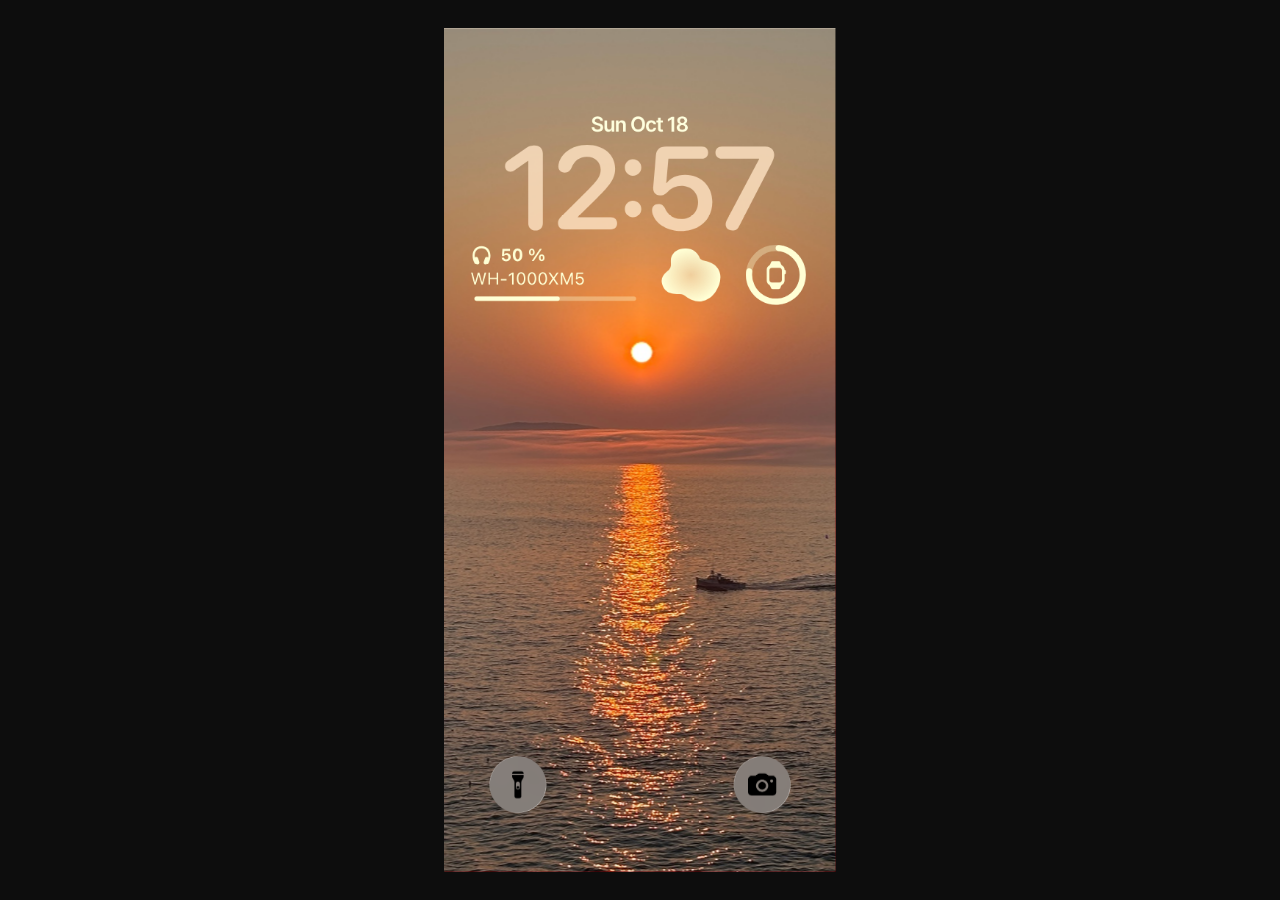
<file: index.html>
<!doctype html><html><head><meta charset=utf8><meta name=viewport content="width=device-width,initial-scale=1,viewport-fit=cover"><style>:root{color-scheme:light;box-sizing:border-box;padding-top:env(safe-area-inset-top,0px);padding-bottom:env(safe-area-inset-bottom,0px)}html{scroll-padding-top:env(safe-area-inset-top,0px)}body{margin:0;padding:0;font:14px -apple-system,BlinkMacSystemFont,sans-serif;background:#fff;color:#000}img{max-width:100%}[hidden]:not([hidden=until-found i]){display:none!important}</style></head><body>
<title>V2 Prototype</title>
<style>
:root { color-scheme: dark; }
    /* Lock screen from Figma "Designing Shits" 237:5962 — designed at 532 × 1148, scaled to fit */
    html, body { margin: 0; height: 100%; background: #0d0d0d; overflow: hidden; }
    body { display: grid; place-items: center; font-family: 'Inter', system-ui, sans-serif; }
    .lock-frame { position: absolute; left: 50%; top: 50%; width: 532px; height: 1148.317px; overflow: hidden; background: #000;
      transform: translate(-50%, -50%) scale(var(--lock-fit, 1)); transform-origin: center; }

    /* The wallpaper stays put for the whole transition */
    .lock-wallpaper { position: absolute; inset: 0; overflow: hidden; transition: opacity .5s cubic-bezier(.77, 0, .175, 1); }
    .lock-frame.is-dim .lock-wallpaper { opacity: 0; }
    .lock-wallpaper img { position: absolute; inset: 0; width: 100%; height: 100%; object-fit: cover; display: block; }

    /* Every UI element lives in .lock-ui, so it can leave as one */
    .lock-ui { position: absolute; inset: 0; will-change: transform; }

    .lock-datetime { position: absolute; left: 2px; top: 114px; width: 528px; height: 163px; display: block; }
    .lock-widgets { position: absolute; left: 35px; top: 294px; width: 457px; height: 83px; }
    .lock-widgets > img { position: absolute; inset: 0; width: 100%; height: 100%; display: block; }

    /* The vector shape: tap it to start the transition (blob.svg is cropped to x 260–340 of the row) */
    .lock-blob { position: absolute; left: 260px; top: 4.5px; width: 80.5px; height: 74.5px; padding: 0; border: 0; background: none; cursor: pointer;
      transition: opacity .55s ease, transform 160ms ease-out; -webkit-tap-highlight-color: transparent; }
    .lock-blob img { width: 100%; height: 100%; display: block; }
    .lock-blob:active, .lock-blob.is-sim { transform: scale(.97); }
    .lock-blob.is-pressed { opacity: .4; }   /* fades to 40% of its current opacity */

    .lock-buttons { position: absolute; left: 0; bottom: 80px; width: 532px; height: auto; display: block; }

    /* The vent page sits underneath, already loaded and held dark; the lock screen reveals it */
    .lock-vent { position: absolute; left: 0; top: -4px; width: 402px; height: 874px; border: 0; background: #000; pointer-events: none;
      transform: scale(1.3234); transform-origin: 0 0; }
    .lock-wallpaper { z-index: 1; }
    .lock-ui { z-index: 2; }
    .lock-frame.is-vent .lock-vent { pointer-events: auto; }
    .lock-frame.is-vent .lock-wallpaper, .lock-frame.is-vent .lock-ui { display: none; }

    @media (prefers-reduced-motion: reduce) { .lock-ui { transition: opacity .2s; transform: none !important; } .lock-frame.is-leaving .lock-ui { opacity: 0; } }
  </style>
<link rel="stylesheet" href="vt.css?v=3" />

  <main class="lock-frame" id="lock">
    <iframe class="lock-vent" id="lockVent" title="Ready to vent" tabindex="-1" aria-hidden="true"></iframe>
    <div class="lock-wallpaper"><img src="assets/lock/wallpaper.jpg" alt="" /></div>

    <div class="lock-ui" id="lockUi">
      <img class="lock-datetime" src="assets/lock/date-time.svg" alt="Sun Oct 18, 12:57" />
      <div class="lock-widgets">
        <img src="assets/lock/widgets.svg" alt="" />
        <button class="lock-blob" id="lockBlob" type="button" aria-label="Start venting"><img src="assets/lock/blob.svg" alt="" /></button>
      </div>

      <img class="lock-buttons" src="assets/lock/buttons.png" alt="" />
    </div>

  </main>

  <script>
    (function () {
      const frame = document.getElementById('lock');
      const blob = document.getElementById('lockBlob');
      const ui = document.getElementById('lockUi');
            let started = false;

      function fit() { document.documentElement.style.setProperty('--lock-fit', Math.min((innerWidth - 32) / 532, (innerHeight - 56) / 1148.317)); }
      addEventListener('resize', fit); fit();

      // Critically damped spring (ω = 13.2 rad/s) sampled into a CSS linear() easing, so it runs as an ordinary
      // off-main-thread animation: it covers ~99% of the distance in 500ms, with no bounce on exit.
      const SLIDE = 500;
      const reduceMotion = matchMedia('(prefers-reduced-motion: reduce)').matches;
      function springEasing(omega, ms, samples) {
        const pts = [];
        for (let i = 0; i <= samples; i++) { const t = (i / samples) * ms / 1000; pts.push((1 - (1 + omega * t) * Math.exp(-omega * t)).toFixed(4)); }
        pts[0] = '0'; pts[samples] = '1';
        return 'linear(' + pts.join(', ') + ')';
      }
      const slideEasing = springEasing(13.2, SLIDE, 40);

      // The vent page loads now, underneath, and waits for "play"
      const vent = document.getElementById('lockVent');
      let ventReady = false, wantPlay = false;
      try { localStorage.setItem('hc.stage', 'home'); } catch (e) {}
      // demo autoplay is off by default: the blob and the voice button wait for a tap, and the call ends when
      // you hang up. Add ?auto=1 to bring the timed demo back (blob after 3s, voice button 4s after the vent page shows)
      const AUTO = /[?&]auto=1\b/.test(location.search);
      vent.src = 'vent.html?hold' + (AUTO ? '&auto' : '');
      // the autoplay tap is a real-looking press: the blob presses in for a beat, then the click dims it to 40%
      if (AUTO) addEventListener('load', () => setTimeout(() => {
        if (started) return;
        blob.classList.add('is-sim');
        setTimeout(() => { blob.click(); blob.classList.remove('is-sim'); }, 140);
      }, 3000));
      function playVent() { if (ventReady) vent.contentWindow.postMessage('lock-play', '*'); else wantPlay = true; }
      addEventListener('message', e => { if (e.data === 'lock-ready' && e.source === vent.contentWindow) { ventReady = true; if (wantPlay) playVent(); } });

      blob.addEventListener('click', () => {
        if (started) return;
        started = true;
        blob.classList.add('is-pressed');                    // 1 · shape fades to 40% ...
        if (reduceMotion) frame.classList.add('is-leaving'); //     ... while all UI springs up and out at once, wallpaper untouched
        else ui.animate([{ transform: 'translateY(0)' }, { transform: 'translateY(-100%)' }], { duration: SLIDE, easing: slideEasing, fill: 'forwards' });
        playVent();                                          //     ... and the vent page starts its entrance underneath
        setTimeout(() => frame.classList.add('is-dim'), SLIDE * 0.8);   // 2 · wallpaper fades out at 80% of the slide
        setTimeout(() => frame.classList.add('is-vent'), SLIDE * 0.8 + 500);  // 3 · lock layers go; the vent page takes touches
      });


      addEventListener('pageshow', () => { started = false; frame.classList.remove('is-leaving', 'is-dim', 'is-vent'); ui.getAnimations().forEach(a => a.cancel()); blob.classList.remove('is-pressed'); });
    })();
  </script>

</body></html>
</file>
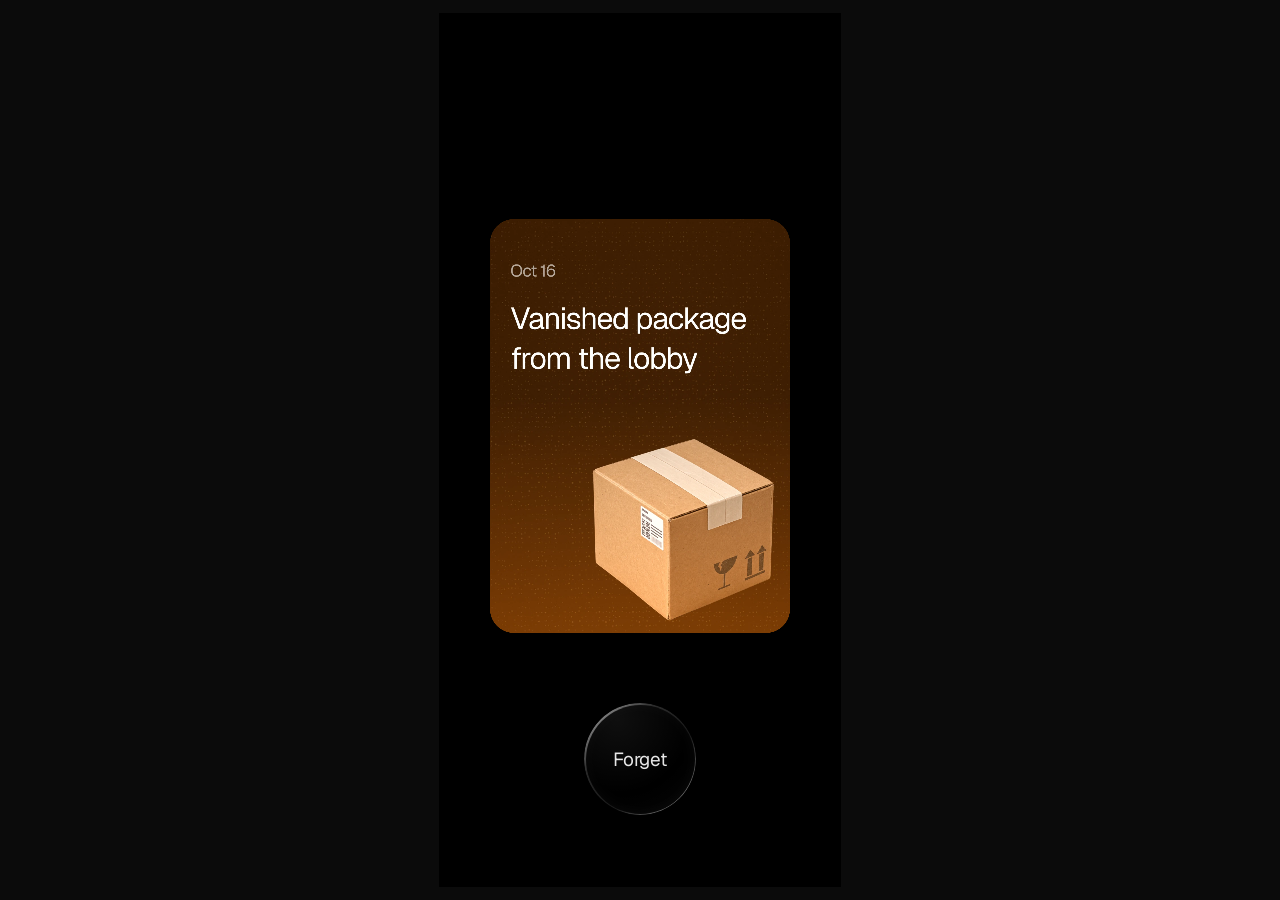
<file: letgo.html>
<!doctype html><html><head><meta charset=utf8><meta name=viewport content="width=device-width,initial-scale=1,viewport-fit=cover"><style>:root{color-scheme:light;box-sizing:border-box;padding-top:env(safe-area-inset-top,0px);padding-bottom:env(safe-area-inset-bottom,0px)}html{scroll-padding-top:env(safe-area-inset-top,0px)}body{margin:0;padding:0;font:14px -apple-system,BlinkMacSystemFont,sans-serif;background:#fff;color:#000}img{max-width:100%}[hidden]:not([hidden=until-found i]){display:none!important}</style></head><body>
  <meta name="theme-color" content="#000000" />
  <meta name="apple-mobile-web-app-capable" content="yes" />
  <meta name="apple-mobile-web-app-status-bar-style" content="black" />
  <title>Let It Go</title>
  <link rel="preconnect" href="https://fonts.googleapis.com" />
  <link rel="preconnect" href="https://fonts.gstatic.com" crossorigin />
  <link href="https://fonts.googleapis.com/css2?family=Geist:wght@300..700&display=swap" rel="stylesheet" />
  <style>
    /* V2 frame: a 402×874 phone on black */
    :root {
      color-scheme: dark;
      --ease-out: cubic-bezier(0.23, 1, 0.32, 1);
      --font-body: "Geist", -apple-system, system-ui, sans-serif;
      --ink: #ffffff;
    }
    * { box-sizing: border-box; }
    html, body { margin: 0; height: 100%; background: #0b0b0b; -webkit-text-size-adjust: 100%; -webkit-tap-highlight-color: transparent; }
    body { display: grid; place-items: center; min-height: 100dvh; overflow: hidden; }

    .phone {
      position: relative; width: 402px; height: 874px; overflow: hidden; background: #000;
      isolation: isolate; -webkit-user-select: none; user-select: none;
      transform-origin: 50% 50%; transform: scale(var(--fit, 1));
      font-family: var(--font-body); color: var(--ink);
    }
    @media (pointer: coarse) {
      html, body { height: 100dvh; background: #000; }
      body { display: block; }
      .phone { position: fixed; left: 0; top: 0; height: calc(100dvh / var(--fit, 1)); transform-origin: 0 0; }
    }
    #gl { position: absolute; inset: 0; width: 100%; height: 100%; display: block; touch-action: manipulation; }

    /* Forget: a round glass button. Translucent blurred fill, a hairline rim that catches light on
       opposite edges (the gradient border is a masked pseudo-element), soft white label. */
    .forget {
      position: absolute; left: 50%; bottom: 72px; z-index: 2;
      width: 112px; height: 112px; margin-left: -56px; border: 0; padding: 0; border-radius: 50%;
      display: grid; place-items: center; cursor: pointer;
      font: 400 19px/1 var(--font-body); letter-spacing: -.01em; color: rgba(255, 255, 255, .9);
      background: radial-gradient(120% 120% at 30% 15%, rgba(255, 255, 255, .06), rgba(255, 255, 255, 0) 55%, rgba(255, 255, 255, .03));
      -webkit-backdrop-filter: blur(16px) saturate(1.4); backdrop-filter: blur(16px) saturate(1.4);
      box-shadow: inset 0 0 18px rgba(255, 255, 255, .04);
      transition: transform 160ms var(--ease-out), background-color 160ms var(--ease-out), color 160ms var(--ease-out), opacity 400ms var(--ease-out);
    }
    .forget::before {
      content: ""; position: absolute; inset: 0; border-radius: 50%; padding: 1.5px; pointer-events: none;
      background: linear-gradient(135deg, rgba(255, 255, 255, .7), rgba(255, 255, 255, .14) 32%, rgba(255, 255, 255, .08) 62%, rgba(255, 255, 255, .6));
      -webkit-mask: linear-gradient(#000 0 0) content-box, linear-gradient(#000 0 0);
      -webkit-mask-composite: xor; mask-composite: exclude;
    }
    .forget:active, .forget.is-pressed { transform: scale(.94); background-color: rgba(255, 255, 255, .1); color: #fff; transition-duration: 90ms; }
    .forget:focus-visible { outline: 2px solid rgba(255, 255, 255, .6); outline-offset: 4px; }
    /* once pressed it gets out of the way fast: a quick fade with a slight shrink */
    .phone[data-gone] .forget { opacity: 0; transform: scale(.94); pointer-events: none; transition: opacity 180ms var(--ease-out), transform 180ms var(--ease-out); }
    @media (prefers-reduced-motion: reduce) { .forget { transition: opacity 200ms ease; } .forget:active, .forget.is-pressed { transform: none; } }

  </style>
<main class="phone" id="phone">
  <canvas id="gl" role="img" aria-label="Oct 16, vanished package from the lobby. The card turns over and burns."></canvas>
  <button class="forget" id="forget">Forget</button>

</main>

<script>
/* Let go. The card shows its front for 1.2 s, turns over to its back for 1.2 s, turns back to the front,
   Forget is pressed, and the card burns up from its bottom edge; then the screen is left black. One WebGL mesh for the card (flip + burn) and points for
   embers and ash.
   The burn is a field over the card, e(p) = when that spot goes; the same field runs in JS so the
   embers are born exactly where and when the paper burns. */
(() => {
  const phone = document.getElementById('phone');
  const canvas = document.getElementById('gl');
  const f = v => v.toFixed(2);   // JS number → GLSL float literal
  const FRONT_SRC = '[data-uri]', BACK_SRC = '[data-uri]';

  // ---------- layout (frame pt) ----------
  const CW = 300, CH = 414, CR = 24;   // the artwork is 1062 × 1467
  const PAD = 18;
  let FW = 402, FH = 874, dpr = 1;
  const cardX = () => (FW - CW) / 2;
  const cardTop = () => Math.round((FH - CH) / 2 - 24);

  // ---------- timeline (s from when the card appears) ----------
  // front 1.2 s → turns over → back 1.2 s → turns back to the front → Forget is pressed → the front burns
  const T_HOLD = 1.2;                       // front on show
  const T_FLIP = 0.72;                      // one turn
  const T_BACK = 1.2;                       // back on show
  const T_FLIP2 = T_HOLD + T_FLIP + T_BACK; // turning back to the front
  const T_FRONT2 = T_FLIP2 + T_FLIP;        // front up again
  const T_PRESS = T_FRONT2 + 0.3;           // Forget pressed (held for PRESS_LEN)
  const PRESS_LEN = 0.18;
  const T_BURN = T_PRESS + PRESS_LEN + 0.12; // the card catches along its bottom edge
  // how far the burn has climbed: starts at once, then speeds up a little as the paper gets lighter
  const VB = 150, ACC = 14;
  const burnR = t => { const τ = t - T_BURN; return τ < 0 ? -400 : -20 + VB * τ + ACC * τ * τ; };
  const BURN_END = CH + 75;
  const when = target => { let lo = T_BURN, hi = T_BURN + 20; for (let i = 0; i < 40; i++) { const m = (lo + hi) / 2; if (burnR(m) < target) lo = m; else hi = m; } return hi; };
  const T_GONE = when(BURN_END);

  // ---------- noise, identical in GLSL and JS ----------
  const NOISE_GLSL = `
    float hash(vec2 p){ p = fract(p * vec2(0.1031, 0.1030)); p += dot(p, p.yx + 33.33); return fract((p.x + p.y) * p.x); }
    float vnoise(vec2 p){ vec2 i = floor(p), q = fract(p); vec2 u = q * q * (3.0 - 2.0 * q);
      return mix(mix(hash(i), hash(i + vec2(1,0)), u.x), mix(hash(i + vec2(0,1)), hash(i + vec2(1,1)), u.x), u.y); }
    float fbm(vec2 p){ float s = 0.0, a = 0.5; for (int k = 0; k < 4; k++){ s += a * vnoise(p); p = p * 2.03 + 17.1; a *= 0.5; } return s / 0.9375; }
    // how far the burn has to climb to reach p: up from the whole bottom edge, ragged
    float fBurn(vec2 p, float seed){
      return (${f(CH)} - p.y) + (fbm(p * 0.012 + seed) - 0.5) * 120.0 + (fbm(p * 0.04 + seed + 11.0) - 0.5) * 36.0 + (vnoise(p * 0.15 + seed) - 0.5) * 5.0;
    }`;
  const fract = x => x - Math.floor(x);
  function hash(x, y) { x = fract(x * 0.1031); y = fract(y * 0.1030); const d = x * (y + 33.33) + y * (x + 33.33); x += d; y += d; return fract((x + y) * x); }
  function vnoise(x, y) {
    const ix = Math.floor(x), iy = Math.floor(y), fx = x - ix, fy = y - iy, ux = fx * fx * (3 - 2 * fx), uy = fy * fy * (3 - 2 * fy);
    const a = hash(ix, iy), b = hash(ix + 1, iy), c = hash(ix, iy + 1), d = hash(ix + 1, iy + 1);
    return (a + (b - a) * ux) + ((c + (d - c) * ux) - (a + (b - a) * ux)) * uy;
  }
  function fbm(x, y) { let s = 0, a = 0.5; for (let k = 0; k < 4; k++) { s += a * vnoise(x, y); x = x * 2.03 + 17.1; y = y * 2.03 + 17.1; a *= 0.5; } return s / 0.9375; }
  const fBurn = (px, py, s) => (CH - py) + (fbm(px * 0.012 + s, py * 0.012 + s) - 0.5) * 120 + (fbm(px * 0.04 + s + 11, py * 0.04 + s + 11) - 0.5) * 36 + (vnoise(px * 0.15 + s, py * 0.15 + s) - 0.5) * 5;

  // ---------- WebGL ----------
  const gl = canvas.getContext('webgl', { premultipliedAlpha: true, alpha: false, antialias: true });
  if (!gl) { phone.insertAdjacentHTML('beforeend', '<p style="position:absolute;top:45%;width:100%;text-align:center;color:#888">WebGL is off in this browser.</p>'); return; }
  gl.getExtension('OES_standard_derivatives');
  function program(vs, fs) {
    const p = gl.createProgram();
    for (const [type, src] of [[gl.VERTEX_SHADER, vs], [gl.FRAGMENT_SHADER, fs]]) {
      const s = gl.createShader(type); gl.shaderSource(s, src); gl.compileShader(s);
      if (!gl.getShaderParameter(s, gl.COMPILE_STATUS)) throw new Error(gl.getShaderInfoLog(s));
      gl.attachShader(p, s);
    }
    gl.linkProgram(p);
    if (!gl.getProgramParameter(p, gl.LINK_STATUS)) throw new Error(gl.getProgramInfoLog(p));
    const u = {}; const n = gl.getProgramParameter(p, gl.ACTIVE_UNIFORMS);
    for (let i = 0; i < n; i++) { const name = gl.getActiveUniform(p, i).name; u[name] = gl.getUniformLocation(p, name); }
    return { p, u };
  }
  const HEAD = 'precision highp float;\nuniform vec2 uFrame;\nvec4 toClip(vec2 w){ vec2 c = w / uFrame * 2.0 - 1.0; return vec4(c.x, -c.y, 0.0, 1.0); }\n';

  // The card's pose, shared by the vertex shader and warp() below so embers leave from the right spot:
  // it softens and sags as it burns, gets lighter and lifts, and turns over around its vertical axis.
  const POSE_GLSL = `
    uniform vec2 uOrigin; uniform float uFlip, uSag, uRot, uLift, uScale, uTime;
    vec2 pose(vec2 p){
      float u = clamp(p.x / ${f(CW)}, 0.0, 1.0), v = clamp(p.y / ${f(CH)}, 0.0, 1.0);
      vec2 q = p;
      q.y += 9.0 * uSag * sin(3.14159 * u) * (1.0 - v);
      q.x += 8.0 * uSag * sin(3.14159 * v) * u;
      q.x += 0.9 * uSag * sin(v * 18.0 + uTime * 7.0);
      vec2 c = vec2(${f(CW / 2)}, ${f(CH / 2)});
      q = c + mat2(cos(uRot), sin(uRot), -sin(uRot), cos(uRot)) * (q - c);
      float dx = (q.x - c.x) * cos(uFlip), z = (q.x - c.x) * sin(uFlip);
      float k = 900.0 / (900.0 - z) * uScale;
      q = c + vec2(dx, q.y - c.y) * k;
      return uOrigin + q + vec2(0.0, -uLift);
    }`;
  let poseU = { flip: 0, sag: 0, rot: 0, lift: 0, scale: 1, time: 0, ox: 0, oy: 0 };
  function warp(px, py) {
    const P = poseU, u = Math.min(1, Math.max(0, px / CW)), v = Math.min(1, Math.max(0, py / CH));
    let x = px + 8 * P.sag * Math.sin(Math.PI * v) * u + 0.9 * P.sag * Math.sin(v * 18 + P.time * 7);
    let y = py + 9 * P.sag * Math.sin(Math.PI * u) * (1 - v);
    const cx = CW / 2, cy = CH / 2, ca = Math.cos(P.rot), sa = Math.sin(P.rot), dx0 = x - cx, dy0 = y - cy;
    x = cx + ca * dx0 - sa * dy0; y = cy + sa * dx0 + ca * dy0;
    const z = (x - cx) * Math.sin(P.flip), k = 900 / (900 - z) * P.scale;
    x = cx + (x - cx) * Math.cos(P.flip) * k; y = cy + (y - cy) * k;
    return [P.ox + x, P.oy + y - P.lift];
  }

  const card = program(HEAD + POSE_GLSL + `
    attribute vec2 aUV; varying vec2 vP;
    void main(){
      vec2 p = mix(vec2(-${f(PAD)}), vec2(${f(CW + PAD)}, ${f(CH + PAD)}), aUV);
      vP = p; gl_Position = toClip(pose(p));
    }`, `#extension GL_OES_standard_derivatives : enable
    precision highp float;` + NOISE_GLSL + `
    uniform sampler2D uTex; uniform float uR, uTime, uSeed, uFire, uAlpha;
    varying vec2 vP;
    const vec2 SZ = vec2(${f(CW)}, ${f(CH)});
    vec4 face(vec2 p){ vec2 uv = p / SZ; if (uv.x < 0.0 || uv.x > 1.0 || uv.y < 0.0 || uv.y > 1.0) return vec4(0.0); return texture2D(uTex, uv); }
    void main(){
      vec2 p = vP;
      vec4 tex = face(p);
      float e = fBurn(p, uSeed) - uR;          // distance to the burn front; < 0 is gone
      float aa = max(fwidth(e), 0.25);
      float nA = vnoise(p * 0.09 + uTime * 0.35 + uSeed);
      float nB = vnoise(p * 0.22 - vec2(0.0, uTime * 0.9) + uSeed);
      float hl = smoothstep(0.58, 0.86, vnoise(p * 0.06 + vec2(uSeed, -uTime * 0.7)));   // local hot spots
      float rimW = 1.0 + 2.6 * nA + 2.5 * hl;
      float charW = 2.5 + 7.0 * vnoise(p * 0.06 + 7.0 + uSeed);
      float scorchW = 4.0 + 8.0 * vnoise(p * 0.035 + 21.0 + uSeed);

      // paper ahead of the front: brown scorch → charred black → red heat → the glowing line
      vec3 c = tex.rgb / max(tex.a, 0.001);
      float scorch = 1.0 - smoothstep(rimW, rimW + charW + scorchW, e);
      float chr = 1.0 - smoothstep(rimW, rimW + charW, e);
      c = mix(c, c * vec3(0.62, 0.45, 0.36) + vec3(0.10, 0.04, 0.0), scorch * 0.9);
      c = mix(c, vec3(0.22, 0.10, 0.035), chr * 0.85);
      c = mix(c, vec3(0.03, 0.018, 0.012), pow(chr, 3.0));
      float heat = 1.0 - smoothstep(0.0, rimW + charW * 0.9, e);
      c += vec3(0.80, 0.20, 0.025) * heat * heat * (0.25 + 0.75 * nB);
      float rim = 1.0 - smoothstep(0.0, rimW, e);
      vec3 rimCol = mix(vec3(0.98, 0.36, 0.05), vec3(1.0, 0.70, 0.26), nB);
      rimCol = mix(rimCol, vec3(1.0, 0.80, 0.42), hl);
      c = mix(c, rimCol * (1.0 + 0.25 * hl), rim * (0.35 + 0.65 * smoothstep(0.15, 0.6, nA + hl)));

      // light from the burning edge flickering on the paper just ahead of it, climbing with it
      float above = (SZ.y - p.y) - max(uR, 0.0);
      float flick = 0.55 + 0.45 * vnoise(vec2(p.x * 0.025 + uSeed, uTime * 7.0)) * vnoise(vec2(p.x * 0.06, uTime * 11.0 + 5.0));
      c += vec3(1.0, 0.48, 0.14) * uFire * flick * 0.55 * exp(-max(above, 0.0) / (45.0 + 40.0 * flick));

      float alpha = tex.a * smoothstep(-aa, aa, e);
      vec3 col = c * alpha;
      // behind the front: glow dying off, and specks of residue still glowing
      float eb = min(e, 0.0);   // (exp of a large positive e overflows to inf, and 0 × inf is NaN)
      float behind = tex.a * (1.0 - smoothstep(-aa, aa, e));
      float glow = exp(eb / (2.2 + 3.5 * nA + 4.0 * hl)) * (0.45 + 0.9 * hl);
      float speck = smoothstep(0.80, 0.93, vnoise(p * 0.45 + uSeed + 40.0)) * exp(eb / 10.0) * (0.3 + 0.5 * nB);
      col += behind * (vec3(1.0, 0.42, 0.07) * glow + vec3(1.0, 0.45, 0.08) * speck);
      gl_FragColor = vec4(col, alpha) * uAlpha;
    }`);
  const GX = 34, GY = 56;
  const meshUV = [], meshIdx = [];
  for (let j = 0; j <= GY; j++) for (let i = 0; i <= GX; i++) meshUV.push(i / GX, j / GY);
  for (let j = 0; j < GY; j++) for (let i = 0; i < GX; i++) { const a = j * (GX + 1) + i, b = a + 1, c = a + GX + 1, d = c + 1; meshIdx.push(a, b, c, b, d, c); }
  const meshBuf = gl.createBuffer(); gl.bindBuffer(gl.ARRAY_BUFFER, meshBuf); gl.bufferData(gl.ARRAY_BUFFER, new Float32Array(meshUV), gl.STATIC_DRAW);
  const idxBuf = gl.createBuffer(); gl.bindBuffer(gl.ELEMENT_ARRAY_BUFFER, idxBuf); gl.bufferData(gl.ELEMENT_ARRAY_BUFFER, new Uint16Array(meshIdx), gl.STATIC_DRAW);

  const pts = program(HEAD + `
    attribute vec2 aPos; attribute float aSize; attribute vec4 aCol; attribute float aSoft; uniform float uDpr;
    varying vec4 vCol; varying float vSoft;
    void main(){ vCol = aCol; vSoft = aSoft; gl_PointSize = aSize * uDpr; gl_Position = toClip(aPos); }`, `
    precision highp float; varying vec4 vCol; varying float vSoft;
    void main(){
      float d = length(gl_PointCoord - 0.5) * 2.0;
      float core = 1.0 - smoothstep(0.35, 0.75, d);
      float halo = (1.0 - smoothstep(0.0, 1.0, d)) * vSoft;
      gl_FragColor = vCol * clamp(core + halo, 0.0, 1.0);
    }`);
  const STRIDE = 8, MAX_PTS = 3000;
  const ptBuf = gl.createBuffer();
  const glowData = new Float32Array(MAX_PTS * STRIDE), flatData = new Float32Array(MAX_PTS * STRIDE);

  // ---------- card faces: the two artworks, with rounded corners ----------
  const TEX_S = 3;
  const texFront = gl.createTexture(), texBack = gl.createTexture();
  const loadImg = src => new Promise((res, rej) => { const im = new Image(); im.onload = () => res(im); im.onerror = rej; im.src = src; });
  function face(img, tex) {
    const cv = document.createElement('canvas'); cv.width = CW * TEX_S; cv.height = CH * TEX_S;
    const g = cv.getContext('2d'); g.scale(TEX_S, TEX_S);
    g.beginPath(); g.roundRect(0, 0, CW, CH, CR); g.clip();
    g.drawImage(img, 0, 0, CW, CH);
    gl.bindTexture(gl.TEXTURE_2D, tex);
    gl.pixelStorei(gl.UNPACK_PREMULTIPLY_ALPHA_WEBGL, true);
    gl.texImage2D(gl.TEXTURE_2D, 0, gl.RGBA, gl.RGBA, gl.UNSIGNED_BYTE, cv);
    gl.texParameteri(gl.TEXTURE_2D, gl.TEXTURE_MIN_FILTER, gl.LINEAR); gl.texParameteri(gl.TEXTURE_2D, gl.TEXTURE_MAG_FILTER, gl.LINEAR);
    gl.texParameteri(gl.TEXTURE_2D, gl.TEXTURE_WRAP_S, gl.CLAMP_TO_EDGE); gl.texParameteri(gl.TEXTURE_2D, gl.TEXTURE_WRAP_T, gl.CLAMP_TO_EDGE);
  }

  // ---------- particles (seeded, fixed step) ----------
  function rng(seed) { let a = seed >>> 0; return () => { a = (a + 0x6D2B79F5) >>> 0; let t = a; t = Math.imul(t ^ (t >>> 15), t | 1); t ^= t + Math.imul(t ^ (t >>> 7), t | 61); return ((t ^ (t >>> 14)) >>> 0) / 4294967296; }; }
  let seed = 0, spawns = [], live = [], spawnIdx = 0, simT = 0;
  const N_EMBER = 570, N_FLAKE = 54;
  const inCard = (x, y) => { const qx = Math.max(Math.abs(x - CW / 2) - (CW / 2 - CR), 0), qy = Math.max(Math.abs(y - CH / 2) - (CH / 2 - CR), 0); return Math.hypot(qx, qy) <= CR; };
  function plan(s) {
    const R = rng(s * 7919 + 13); seed = (s * 37.17) % 97;
    spawns = []; live = []; spawnIdx = 0; simT = 0;
    const pickPt = () => { let x, y; do { x = R() * CW; y = R() * CH; } while (!inCard(x, y)); return [x, y]; };
    const burnsAt = (x, y) => when(Math.max(fBurn(x, y, seed), -20));
    const r6 = () => [R(), R(), R(), R(), R(), R()];
    for (let i = 0; i < N_EMBER; i++) { const [x, y] = pickPt(); spawns.push({ x, y, t: burnsAt(x, y) + R() * 0.12, kind: 'ember', r: r6() }); }
    for (let i = 0; i < N_FLAKE; i++) { const [x, y] = pickPt(); spawns.push({ x, y, t: burnsAt(x, y) + R() * 0.25, kind: 'flake', r: r6() }); }
    spawns.sort((a, b) => a.t - b.t);
  }
  function spawn(s, t) {
    const r = s.r;
    const [wx, wy] = warp(s.x, s.y);
    if (s.kind === 'ember') return { kind: 'ember', glow: true, x: wx, y: wy, vx: (r[0] - 0.5) * 26, vy: -6 - r[1] * 34, buoy: 14 + r[2] * 40, life: 0.45 + r[3] * 0.9, age: 0, size: 1.1 + r[4] * 1.2, ph: r[5] * 6.28 };
    return { kind: 'flake', glow: false, x: wx, y: wy, vx: (r[0] - 0.5) * 30, vy: -20 - r[1] * 40, life: 3.5 + r[3] * 4, age: 0, size: 1.0 + r[4] * 1.8, a: 0.15 + r[2] * 0.35, ph: r[5] * 6.28 };
  }
  function step(t, dt) {
    while (spawnIdx < spawns.length && spawns[spawnIdx].t <= t) live.push(spawn(spawns[spawnIdx++], t));
    for (const p of live) {
      p.age += dt;
      if (p.kind === 'flake') {
        p.vy += 9 * dt; p.vx += (vnoise(p.x * 0.02 + 50, p.y * 0.02 + t * 0.5) - 0.5) * 60 * dt;
        const dr = Math.exp(-0.9 * dt); p.vx *= dr; p.vy *= dr;
      } else {
        // hot air: buoyancy up, a little turbulence sideways, drag
        p.vy -= p.buoy * dt;
        p.vx += (vnoise(p.x * 0.035, p.y * 0.035 - t * 1.4) - 0.5) * 220 * dt;
        const dr = Math.exp(-1.6 * dt); p.vx *= dr; p.vy *= dr;
      }
      p.x += p.vx * dt; p.y += p.vy * dt;
    }
    live = live.filter(p => p.age < p.life);
  }
  function emberColor(T) {   // cooling: white-yellow → orange → red → out
    if (T > 0.75) { const k = (T - 0.75) / 0.25; return [1, 0.62 + 0.3 * k, 0.22 + 0.4 * k]; }
    if (T > 0.35) { const k = (T - 0.35) / 0.4; return [1, 0.36 + 0.26 * k, 0.06 + 0.16 * k]; }
    const k = T / 0.35; return [0.55 + 0.45 * k, 0.1 + 0.26 * k, 0.03 + 0.03 * k];
  }

  // ---------- state ----------
  // the sequence clock only runs while frames are drawn, so a page opened in the background
  // (or still loading in a viewer) starts on the card's front instead of already burned
  let clock = 0, last = null;
  const Q = new URLSearchParams(location.search);
  const frozen = Q.has('t') ? parseFloat(Q.get('t')) : null;   // ?t=5 freezes the sequence there (for checking frames)
  function reset() {
    plan(Math.floor(Math.random() * 1e6));
    clock = 0;
    delete phone.dataset.gone;
  }
  const forgetBtn = document.getElementById('forget');
  // Tapping Forget while the front is up lets the card go at once (mid-turn or on the back, the sequence
  // simply carries on to the press); a tap on the empty black screen plays it all again
  // manual: the card waits face up; a tap on it turns it over (and back), Forget burns it
  let pressed = false, flipFrom = 0, flipTo = 0, flipT0 = 0;
  const nowS = () => performance.now() / 1000;
  function flipNow() { return flipFrom + (flipTo - flipFrom) * ease(clamp01((nowS() - flipT0) / T_FLIP)); }
  function turnTo(target) { flipFrom = flipNow(); flipTo = target; flipT0 = nowS(); }
  const facingBack = () => { const a = flipTo % (2 * Math.PI); return a > Math.PI / 2 && a < Math.PI * 1.5; };
  function onCard(e) {
    const r = canvas.getBoundingClientRect(), sx = FW / r.width, x = (e.clientX - r.left) * sx, y = (e.clientY - r.top) * sx;
    return x > cardX() - 10 && x < cardX() + CW + 10 && y > cardTop() - 10 && y < cardTop() + CH + 10;
  }
  forgetBtn.addEventListener('click', () => {
    if (pressed) return; pressed = true;
    const burn = () => { clock = T_PRESS + PRESS_LEN; };
    if (facingBack()) { turnTo(flipTo + Math.PI); setTimeout(burn, T_FLIP * 1000 + 80); } else burn();
  });
  canvas.addEventListener('click', (e) => {
    if (clock > T_GONE + 1.5) { reset(); pressed = false; flipFrom = flipTo = 0; return; }
    if (!pressed && onCard(e)) turnTo(flipTo + Math.PI);
  });
  canvas.style.cursor = 'pointer';

  // ---------- sizing ----------
  function fit() {
    const coarse = matchMedia('(pointer: coarse)').matches;
    const vw = document.documentElement.clientWidth, vh = innerHeight;
    const s = coarse ? vw / 402 : Math.min(1, vw / 402, vh / 874);
    document.documentElement.style.setProperty('--fit', s);
    FW = 402; FH = phone.offsetHeight;
    dpr = Math.min(2, (devicePixelRatio || 1) * s);   // 2x is plenty for the burn and keeps phones at frame rate
    canvas.width = Math.round(FW * dpr); canvas.height = Math.round(FH * dpr);
    gl.viewport(0, 0, canvas.width, canvas.height);
  }
  addEventListener('resize', fit);

  // ---------- render ----------
  function attrib(prog, name, size, stride, off) { const l = gl.getAttribLocation(prog.p, name); gl.enableVertexAttribArray(l); gl.vertexAttribPointer(l, size, gl.FLOAT, false, stride, off); return l; }
  const ease = k => k < 0.5 ? 4 * k * k * k : 1 - Math.pow(-2 * k + 2, 3) / 2;
  const clamp01 = x => Math.min(1, Math.max(0, x));

  function render(t) {
    gl.clearColor(0, 0, 0, 1); gl.clear(gl.COLOR_BUFFER_BIT); gl.enable(gl.BLEND);
    // two half-turns in the same direction: front → back, then back → front again
    const turn = flipNow() % (2 * Math.PI), k = clamp01((t - T_BURN) / (T_GONE - T_BURN));
    const appear = clamp01(t / 0.5);
    poseU = {
      flip: turn, scale: 1 + 0.05 * Math.abs(Math.sin(turn)), time: t,
      sag: Math.pow(k, 1.5), rot: -0.035 * k * k,
      lift: 22 * k + 34 * Math.pow(k, 2.4) - (1 - appear) * 12,   // drifts up from the moment it catches, lighter and faster as it burns
      ox: cardX(), oy: cardTop()
    };
    // facing away (90°–270°): draw the back unmirrored with the angle folded back; past 270° the front again
    const showBack = turn > Math.PI / 2 && turn < Math.PI * 1.5;
    poseU.flip = showBack ? turn - Math.PI : turn > Math.PI * 1.5 ? turn - 2 * Math.PI : turn;
    const R = burnR(t);
    const lit = clamp01((t - T_BURN) / 0.35);           // the burning edge lights the paper just ahead of it

    if (t < T_GONE + 0.2) {                              // the card
      gl.useProgram(card.p);
      gl.uniform2f(card.u.uFrame, FW, FH); gl.uniform2f(card.u.uOrigin, poseU.ox, poseU.oy);
      gl.uniform1f(card.u.uFlip, poseU.flip); gl.uniform1f(card.u.uSag, poseU.sag); gl.uniform1f(card.u.uRot, poseU.rot);
      gl.uniform1f(card.u.uLift, poseU.lift); gl.uniform1f(card.u.uScale, poseU.scale); gl.uniform1f(card.u.uTime, t);
      gl.uniform1f(card.u.uR, R); gl.uniform1f(card.u.uSeed, seed); gl.uniform1f(card.u.uFire, lit * 0.6); gl.uniform1f(card.u.uAlpha, appear);
      gl.activeTexture(gl.TEXTURE0); gl.bindTexture(gl.TEXTURE_2D, showBack ? texBack : texFront); gl.uniform1i(card.u.uTex, 0);
      gl.bindBuffer(gl.ARRAY_BUFFER, meshBuf); attrib(card, 'aUV', 2, 0, 0);
      gl.bindBuffer(gl.ELEMENT_ARRAY_BUFFER, idxBuf);
      gl.blendFunc(gl.ONE, gl.ONE_MINUS_SRC_ALPHA);
      gl.drawElements(gl.TRIANGLES, meshIdx.length, gl.UNSIGNED_SHORT, 0);
    }

    // embers and ash
    let ng = 0, nf = 0;
    const put = (arr, n, x, y, size, r, g, b, a, soft) => { const o = n * STRIDE; arr[o] = x; arr[o + 1] = y; arr[o + 2] = size; arr[o + 3] = r * a; arr[o + 4] = g * a; arr[o + 5] = b * a; arr[o + 6] = a; arr[o + 7] = soft; };
    for (const p of live) {
      const T = 1 - p.age / p.life;
      if (p.glow) {
        const [r, g, b] = emberColor(T), a = Math.min(1, T / 0.12) * (0.65 + 0.35 * Math.sin(t * 20 + p.ph * 9));
        if (ng < MAX_PTS) put(glowData, ng++, p.x, p.y, p.size * (0.6 + 0.4 * T) * 2.1, r, g, b, a, 0.5);
      } else {
        const a = p.a * Math.min(1, p.age / 0.6) * Math.min(1, (p.life - p.age) / 1.2);
        if (nf < MAX_PTS) put(flatData, nf++, p.x, p.y, p.size * 2, 0.86, 0.85, 0.83, a, 0.2);
      }
    }
    if (ng || nf) {
      gl.useProgram(pts.p); gl.uniform2f(pts.u.uFrame, FW, FH); gl.uniform1f(pts.u.uDpr, dpr);
      gl.bindBuffer(gl.ARRAY_BUFFER, ptBuf);
      const S = STRIDE * 4;
      const draw = (data, n) => { gl.bufferData(gl.ARRAY_BUFFER, data.subarray(0, n * STRIDE), gl.DYNAMIC_DRAW); attrib(pts, 'aPos', 2, S, 0); attrib(pts, 'aSize', 1, S, 8); attrib(pts, 'aCol', 4, S, 12); attrib(pts, 'aSoft', 1, S, 28); gl.drawArrays(gl.POINTS, 0, n); };
      if (nf) { gl.blendFunc(gl.ONE, gl.ONE_MINUS_SRC_ALPHA); draw(flatData, nf); }
      if (ng) { gl.blendFunc(gl.ONE, gl.ONE); draw(glowData, ng); }
      for (let l = 1; l < 4; l++) gl.disableVertexAttribArray(l);   // the card only feeds attribute 0
    }
  }

  const DT = 1 / 120;
  function frame(now) {
    if (last !== null && document.visibilityState === 'visible') clock += Math.min((now - last) / 1000, 0.1);
    if (!pressed && clock > 0.6) clock = 0.6;   // faded in, then it waits for the person
    last = now;
    const t = frozen !== null ? frozen : clock;
    if (t >= T_PRESS + PRESS_LEN) phone.dataset.gone = '';    // the button leaves as soon as it has been pressed
    forgetBtn.classList.toggle('is-pressed', t >= T_PRESS && t < T_PRESS + PRESS_LEN);
    while (simT + DT <= t) { simT += DT; step(simT, DT); }
    render(t);
    requestAnimationFrame(frame);
  }

  fit();
  Promise.all([loadImg(FRONT_SRC), loadImg(BACK_SRC), document.fonts.load('600 16px Geist').catch(() => {})]).then(([front, back]) => {
    face(front, texFront); face(back, texBack);
    plan(Q.has('seed') ? +Q.get('seed') : 1);
    requestAnimationFrame(frame);
  });
})();
</script>

<script>
/* inside the calendar: once the card has burned away, hand control back */
(function(){if(parent===window)return;var ph=document.getElementById('phone');var sent=false;
  new MutationObserver(function(){if(sent||!ph.hasAttribute('data-gone'))return;sent=true;setTimeout(function(){try{parent.postMessage({letgo:'done'},'*')}catch(e){}},3600)}).observe(ph,{attributes:true,attributeFilter:['data-gone']});})();
</script></body></html>
</file>
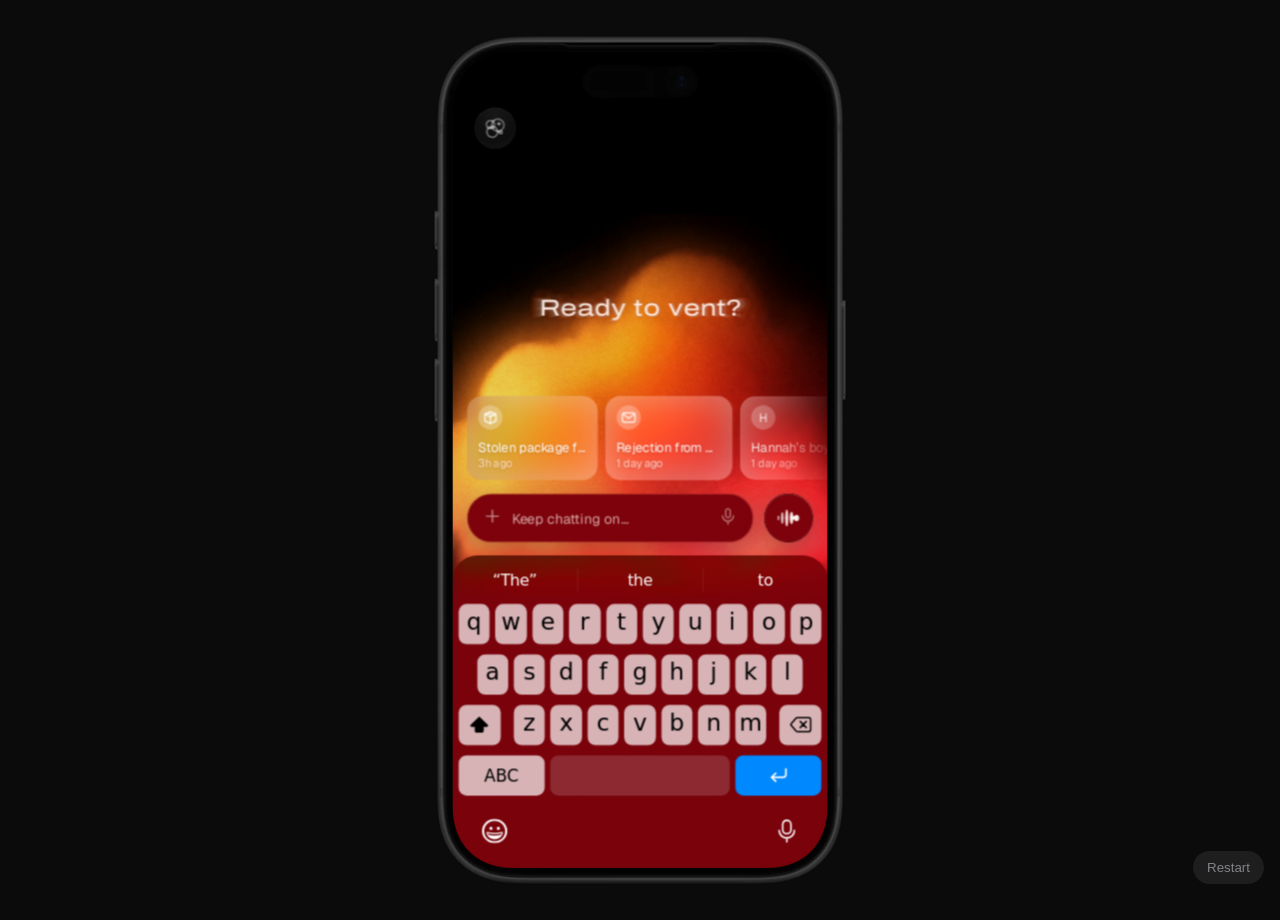
<file: prototype.html>
<!doctype html>
<html lang="en">
<head>
<meta charset="utf-8">
<meta name="viewport" content="width=device-width,initial-scale=1">
<title>Vent On Prototype</title>
<style>
/* one dark look: the phone sits on a near-black table, nothing else */
:root{--bg:#0b0b0b;--fg:#ece8f2;--fg2:rgba(236,232,242,.5);--chip:rgba(255,255,255,.08);color-scheme:dark}
html,body{margin:0;height:100%;background:var(--bg);color:var(--fg);font-family:"Geist",-apple-system,system-ui,sans-serif;overflow:hidden}
body{display:grid;place-items:center}
.stage{position:relative;width:450px;height:920px;transform:scale(var(--s,1));transform-origin:50% 50%;flex:none}
.scr{position:absolute;left:24px;top:23px;width:402px;height:874px;border-radius:56px;overflow:hidden;background:#000;clip-path:inset(0 round 56px)}
.scr iframe{width:402px;height:874px;border:0;display:block;background:#000}
.stage::after{content:"";position:absolute;inset:0;background:url("[data-uri]") center/100% 100% no-repeat;z-index:2;pointer-events:none}
.restart{position:fixed;right:calc(16px + env(safe-area-inset-right,0px));bottom:calc(16px + env(safe-area-inset-bottom,0px));border:0;border-radius:18px;padding:9px 14px;background:var(--chip);color:var(--fg2);font:500 13px/1 inherit;cursor:pointer;transition:transform 140ms cubic-bezier(.23,1,.32,1),color 160ms ease}
.restart:hover,.restart:focus-visible{color:var(--fg)}.restart:focus-visible{outline:2px solid var(--fg2);outline-offset:2px}.restart:active{transform:scale(.97)}
</style>
</head>
<body>

<div class="stage" id="stage"><div class="scr"><iframe id="app" title="Vent On prototype" allow="clipboard-write; microphone; autoplay"></iframe></div></div>
<button class="restart" id="restart" type="button">Restart</button>
<script>
(function(){
  const st=document.getElementById('stage'),fr=document.getElementById('app');
  function fit(){const s=Math.min(1,(innerHeight-40)/920,(innerWidth-32)/450);st.style.setProperty('--s',s)}
  addEventListener('resize',fit);fit();
  function start(){try{localStorage.setItem('hc.stage','home');sessionStorage.removeItem('lava.forgot')}catch(e){}fr.src='vent.html?t='+Date.now()}
  document.getElementById('restart').addEventListener('click',start);
  start();
})();
</script>

</body>
</html>
</file>
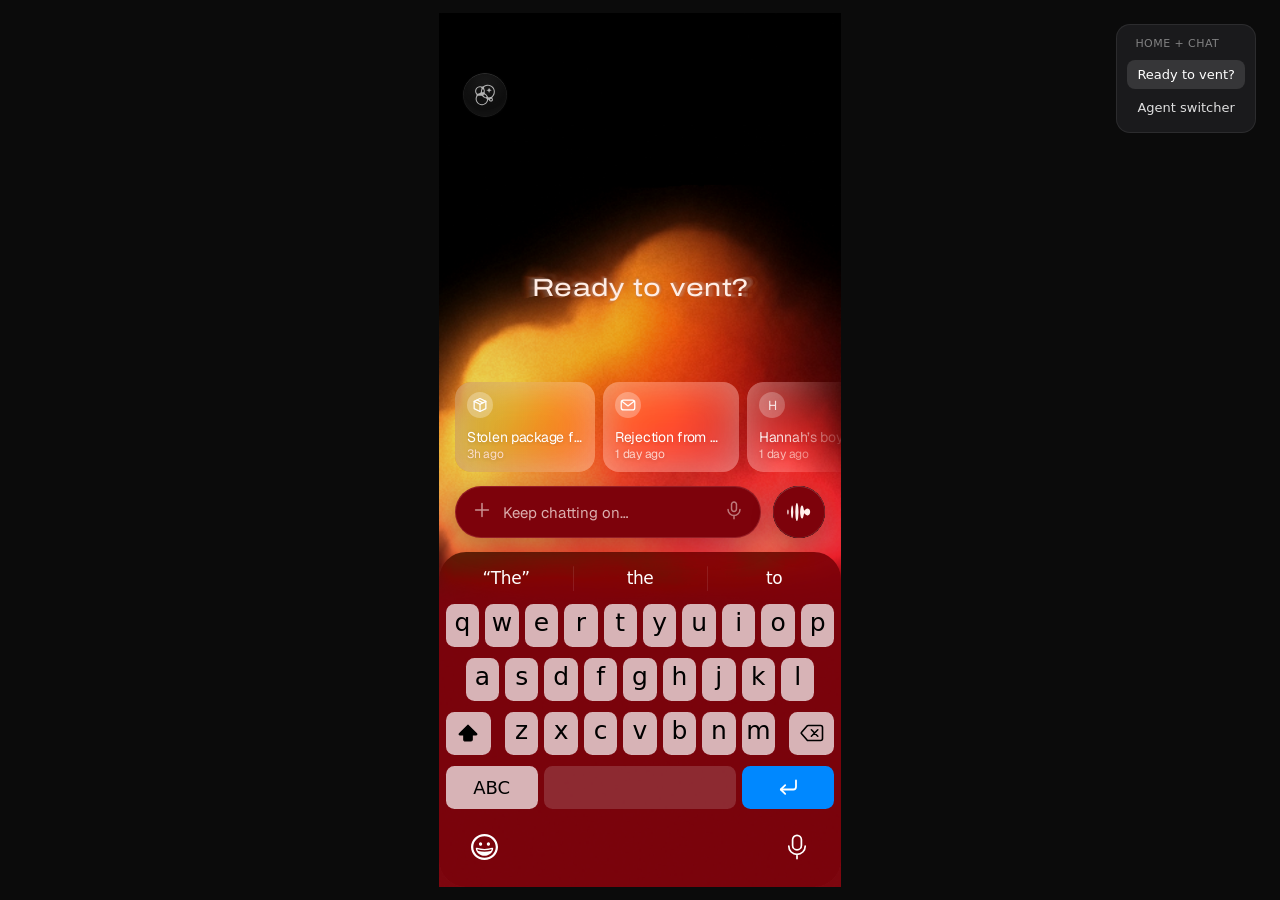
<file: vent.html>
<!doctype html>
<html lang="en">
<head>
  <meta charset="utf-8" />
  <meta name="viewport" content="width=device-width, initial-scale=1, viewport-fit=cover, interactive-widget=overlays-content" />
  <meta charset="utf-8" />
  <meta name="theme-color" content="#000000" />
  <title>Home + Chat</title>
  <link rel="preconnect" href="https://fonts.googleapis.com" />
  <link rel="preconnect" href="https://fonts.gstatic.com" crossorigin />
  <link href="https://fonts.googleapis.com/css2?family=Geist:wght@300..700&family=Varela+Round&family=Archivo:wdth,wght@62..125,100..900&family=Inter:wght@400..900&family=Nunito:wght@900;1000&family=Instrument+Serif:ital@0;1&family=EB+Garamond:ital,wght@1,400..600&family=Shrikhand&display=swap" rel="stylesheet" />
  <link rel="prefetch" href="call.html" />
  <link rel="prefetch" href="insights.html" />
  <link rel="prefetch" href="vendor/react.production.min.js" />
  <link rel="prefetch" href="vendor/react-dom.production.min.js" />
  <link rel="prefetch" href="dc-lite.js?v=3" />
  <link rel="prefetch" href="agent-ring.js?v=3" />
  <link rel="stylesheet" href="style.css" />
  <link rel="stylesheet" href="recap.css" />
  <link rel="stylesheet" href="bubbles.css" />
  <link rel="stylesheet" href="vt.css?v=3" />
  <link rel="stylesheet" href="ios-chrome.css?v=3" />
  <script>
    // Page transition (page-transition.js): coming back from Memories, hold the content dark until it is animated in
    (function () {
      try {
        var r = JSON.parse(sessionStorage.getItem('pt.dir') || 'null');
        if (r && r.dir === 'toChat' && Date.now() - r.at < 5000) document.documentElement.classList.add('pt-hold');
      } catch (e) {}
      addEventListener('pagereveal', function (e) { if (document.documentElement.classList.contains('pt-hold') && e.viewTransition) e.viewTransition.skipTransition(); });
    })();
  </script>
  <script>
    // Lock-screen handoff: held dark until lockscreen.html sends "lock-play" (see style.css)
    (function () {
      if (!/[?&]hold\b/.test(location.search)) return;
      var root = document.documentElement;
      root.classList.add('lock-hold');
      addEventListener('message', function (e) {
        if (e.data !== 'lock-play') return;
        root.classList.remove('lock-hold'); root.classList.add('lock-play');
        setTimeout(function () { if (window.Lava && Lava.listen) Lava.listen(); }, 350); // the voice glyph plays as the input bar arrives
        var v = document.querySelector('.pre-variant.is-entering');
        if (v) { v.classList.remove('is-entering'); v.offsetWidth; v.classList.add('is-entering'); } // restart title + cards
      });
      addEventListener('load', function () { parent.postMessage('lock-ready', '*'); });
    })();
  </script>
</head>
<body>
<main class="phone" id="phone" data-keyboard="open" data-agent="1" data-bg="vent" data-name="original" data-screen="pre" data-pre="5" data-typing="off">

    <!-- Vent: warm air venting up from the bottom (see vent.js) -->
    <div class="bg bg--vent" data-set="vent" aria-hidden="true">
      <canvas id="ventCanvas"></canvas>
      <div class="bg-layer" data-for="0"></div>
      <div class="bg-layer" data-for="1"></div>
      <div class="bg-layer" data-for="2"></div>
    </div>

    <!-- Backgrounds: three styles, each with one layer per agent hue (crossfaded on switch) -->
    <div class="bg bg--lava" data-set="lava" aria-hidden="true">
      <div class="bg-layer" data-for="0"><img src="assets/background.svg" alt="" /></div>
      <div class="bg-layer" data-for="1"><img src="assets/background.svg" alt="" /></div>
      <div class="bg-layer" data-for="2"><img src="assets/background.svg" alt="" /></div>
    </div>
    <div class="bg bg--edge" data-set="edge" aria-hidden="true">
      <div class="bg-layer" data-for="0"><img src="assets/bg-edge-night-owl.webp" alt="" /></div>
      <div class="bg-layer" data-for="1"><img src="assets/bg-edge-die-hard.webp" alt="" /></div>
      <div class="bg-layer" data-for="2"><img src="assets/bg-edge-wildflower.webp" alt="" /></div>
      <div class="bg-grain bg-grain--film"></div>
    </div>
    <!-- Gradient map for the Ride-or-Die edge glow: maps the art's brightness onto warm ember tones
         (purple → deep red, pink → orange, yellow → soft gold) so no purple shows -->
    <svg class="svg-defs" width="0" height="0" aria-hidden="true" focusable="false">
      <filter id="edge-ember" color-interpolation-filters="sRGB">
        <feColorMatrix type="matrix" values="0.2126 0.7152 0.0722 0 0  0.2126 0.7152 0.0722 0 0  0.2126 0.7152 0.0722 0 0  0 0 0 1 0" />
        <feComponentTransfer>
          <feFuncR type="table" tableValues="0 0.42 0.92 1" />
          <feFuncG type="table" tableValues="0 0.07 0.38 0.80" />
          <feFuncB type="table" tableValues="0 0.03 0.12 0.52" />
        </feComponentTransfer>
      </filter>
    </svg>
    <div class="bg bg--haze" data-set="haze" aria-hidden="true">
      <div class="bg-layer" data-for="0"></div>
      <div class="bg-layer" data-for="1"></div>
      <div class="bg-layer" data-for="2"></div>
      <div class="bg-grain"></div>
    </div>

    <!-- Page colour behind the keyboard for the Edge glow / Haze / Bottom gradient styles (Vent paints its own) -->
    <div class="bg-kbtint" aria-hidden="true"></div>

    <!-- Memories -->
    <button class="memories pressable" type="button" aria-label="Memories">
      <span class="memories-button"></span>
      <img class="memories-ring" src="assets/mic-ring-2.png" alt="" width="45.419" height="45.419" />
      <!-- the bubble-foam glyph, inline so its star can turn on its own -->
      <svg class="memories-icon" viewBox="0 0 24 24" width="24" height="24" aria-hidden="true" focusable="false">
        <defs>
          <!-- the bubbles are holes in one outline; as a mask they can each swell on their own -->
          <mask id="foam-holes" maskUnits="userSpaceOnUse" x="-2" y="-2" width="28" height="28">
            <rect x="-2" y="-2" width="28" height="28" fill="#fff"/>
            <path class="foam-hole" data-bubble="big" d="M14.6175 2.79C17.6325 2.6625 20.3325 4.875 20.79 7.8525C21.0975 9.87 20.31 12.135 18.6525 13.3875C18.255 13.6875 17.7825 13.875 17.3175 14.0625C16.8825 14.235 16.41 14.4825 15.93 14.4975C15.4575 14.5125 15.135 14.2125 14.88 13.845C14.4225 13.1925 14.1375 12.4575 13.605 11.85C13.1175 11.28 12.1875 10.74 11.8725 10.1325C11.4825 9.39 11.85 8.31 11.7525 7.47C11.6325 6.5325 10.9725 5.4525 10.995 4.77C11.0175 4.215 11.4225 3.8625 11.865 3.6C12.6975 3.1125 13.6575 2.8275 14.6175 2.79Z" fill="#000"/>
            <path class="foam-hole" data-bubble="top-left" d="M6.735 4.23C6.99 4.215 7.2375 4.2225 7.485 4.26C7.6575 4.2825 7.8225 4.32 7.98 4.395C9.135 4.9125 8.2725 6.345 8.0775 7.1925C7.9275 7.83 7.9875 8.5575 7.7025 9.1575C7.41 9.795 6.765 10.0125 6.165 10.29C5.76 10.4775 5.3475 10.68 4.89 10.7025C3.525 10.755 3.0675 8.79 3.1575 7.74C3.3075 5.865 4.8525 4.3425 6.735 4.23Z" fill="#000"/>
            <path class="foam-hole" data-bubble="dot" d="M9.795 6.27C10.2075 6.1875 10.4775 6.6 10.605 6.93C10.8375 7.5675 10.995 9.15 10.08 9.3375C9.945 9.36 9.8175 9.36 9.69 9.345C8.64 9.2025 8.91 7.845 9.1275 7.14C9.2325 6.8175 9.42 6.345 9.795 6.27Z" fill="#000"/>
            <path class="foam-hole" data-bubble="middle" d="M11.055 11.55C11.9775 11.3775 12.87 12.39 13.2825 13.1025C13.485 13.455 13.7175 14.1675 13.14 14.2875C12.855 14.3475 12.555 14.2575 12.3 14.145C11.685 13.8825 10.9725 13.4175 10.575 12.87C10.1925 12.345 10.38 11.6775 11.055 11.55Z" fill="#000"/>
            <path class="foam-hole" data-bubble="bottom-left" d="M5.505 12.84C6.015 12.795 6.5325 12.87 7.05 12.8625C7.725 12.8475 8.4 12.72 9.045 13.02C9.51 13.2375 9.84 13.62 10.2075 13.95C10.5975 14.3025 11.0325 14.61 11.49 14.865C12.2025 15.2625 13.4175 15.4725 13.8525 16.1925C14.235 16.83 13.905 17.64 13.6125 18.2475C12.8175 19.89 11.1825 21.03 9.36 21.195C6.8025 21.42 4.3875 19.71 3.7725 17.2125C3.54 16.245 3.585 15.2175 3.9 14.2725C4.035 13.8825 4.2 13.4775 4.515 13.2C4.7925 12.9675 5.145 12.87 5.505 12.84Z" fill="#000"/>
            <path class="foam-hole" data-bubble="tiny" d="M18.0675 15.87C19.26 15.8025 19.17 17.55 18.06 17.61C17.475 17.6475 16.9425 17.1075 17.1375 16.5225C17.265 16.125 17.6775 15.8925 18.0675 15.87Z" fill="#000"/>
          </mask>
          <!-- a slow liquid wobble on the outline, so the bubbles seem to flow into each other -->
          <filter id="foam-liquid" x="-20%" y="-20%" width="140%" height="140%">
            <feTurbulence type="fractalNoise" baseFrequency="0.11" numOctaves="1" seed="3" result="n"/>
            <feDisplacementMap in="SourceGraphic" in2="n" scale="0" xChannelSelector="R" yChannelSelector="G"/>
          </filter>
        </defs>
        <g class="memories-glyph" filter="url(#foam-liquid)">
          <path d="M14.295 1.8C18.945 1.41 22.6875 5.6625 21.705 10.23C21.495 11.2275 21.06 12.1725 20.445 12.9825C20.1075 13.4325 19.4325 13.9275 19.275 14.46C19.1325 14.97 19.56 15.4275 19.7625 15.8625C20.0325 16.44 19.995 17.13 19.6725 17.6775C18.99 18.825 17.3625 18.915 16.5 17.925C16.245 17.6175 16.0725 17.2575 15.8325 16.9425C15.7275 16.8 15.6 16.68 15.4125 16.7475C15.1575 16.845 15.06 17.265 14.985 17.49C14.7675 18.1275 14.535 18.7425 14.1675 19.3125C13.1175 20.9775 11.295 22.0725 9.33 22.2075C5.685 22.4625 2.565 19.53 2.6175 15.87C2.625 15.135 2.7675 14.4075 3.03 13.725C3.24 13.17 3.5925 12.645 3.5475 12.03C3.5025 11.265 2.85 10.6725 2.55 10.005C1.9425 8.6325 2.01 7.0275 2.73 5.715C3.615 4.1025 5.3925 3.12 7.23 3.225C8.1 3.27 8.9475 3.7275 9.825 3.54C10.4925 3.3975 11.01 2.9025 11.6025 2.5875C12.435 2.1525 13.3575 1.8825 14.295 1.8Z" mask="url(#foam-holes)" fill="#FFD693" fill-opacity="0.85"/>
        </g>
        <path class="memories-star" d="M15.975 4.95C16.1025 4.8975 16.2525 4.935 16.305 5.0775C16.3575 5.22 16.3425 5.4075 16.38 5.565C16.4925 5.9775 16.7325 6.3525 17.0625 6.6225C17.3475 6.855 17.7 7.0125 18.06 7.065C18.21 7.0875 18.435 7.065 18.4725 7.26C18.4875 7.38 18.4425 7.5 18.3225 7.545C18.225 7.575 18.105 7.5675 18.0075 7.5825C17.6175 7.65 17.25 7.8375 16.965 8.1C16.6725 8.385 16.455 8.7525 16.365 9.15C16.3275 9.315 16.3725 9.645 16.1625 9.705C16.0425 9.735 15.9075 9.6975 15.855 9.5625C15.8175 9.4575 15.8325 9.33 15.81 9.225C15.7275 8.7675 15.48 8.3475 15.1275 8.0475C14.85 7.8075 14.4975 7.635 14.13 7.5825C13.98 7.56 13.725 7.5825 13.6875 7.38C13.6725 7.26 13.7175 7.14 13.8375 7.095C13.9275 7.065 14.0325 7.0725 14.13 7.0575C14.5125 7.005 14.8875 6.81 15.1725 6.555C15.48 6.2775 15.6975 5.91 15.7875 5.52C15.825 5.355 15.7875 5.0175 15.975 4.95Z" fill="#FFD693" fill-opacity="0.85"/>
      </svg>
    </button>

    <!-- Agent switcher -->
    <nav class="agents" aria-label="Choose who to talk to">
      <button class="agent" type="button" data-index="0" aria-label="Roaster">
        <span class="agent-press">
          <img class="agent-photo" src="assets/agent1.png" alt="" width="44" height="44" />
          <span class="agent-chrome">
            <span class="agent-button"></span>
            <img class="agent-ring" src="assets/mic-ring-1.svg" alt="" />
            <img class="agent-glow" src="assets/image170.png" alt="" />
          </span>
        </span>
      </button>
      <button class="agent" type="button" data-index="1" aria-label="Ride-or-Die">
        <span class="agent-press">
          <img class="agent-photo" src="assets/agent2.png" alt="" width="44" height="44" />
          <span class="agent-chrome">
            <span class="agent-button"></span>
            <img class="agent-ring" src="assets/mic-ring-1.svg" alt="" />
            <img class="agent-glow agent-glow--wide" src="assets/image171.png" alt="" />
          </span>
        </span>
      </button>
      <button class="agent" type="button" data-index="2" aria-label="Calm Sibling">
        <span class="agent-press">
          <img class="agent-photo" src="assets/agent3.png" alt="" width="44" height="44" />
          <span class="agent-chrome">
            <span class="agent-button"></span>
            <img class="agent-ring" src="assets/mic-ring-1.svg" alt="" />
            <img class="agent-glow agent-glow--round" src="assets/image33.png" alt="" />
          </span>
        </span>
      </button>
    </nav>

    <div class="agent-labels agent-labels--original" aria-live="polite">
      <span class="agent-label agent-label--text" data-for="0">Roaster</span>
      <span class="agent-label agent-label--text" data-for="1">Ride-or-Die</span>
      <span class="agent-label agent-label--text" data-for="2">Calm Sibling</span>
    </div>
    <!-- Agent names drawn with a text effect (see name-effects.js); filled in by script.js -->
    <div class="agent-labels agent-labels--fx" id="fxLabels" aria-hidden="true"></div>

    <!-- Pre-screen: what a first visit shows before anything is typed (no agent picked yet).
         Five explorations; the "First screen" picker switches between them. -->
    <section class="pre" id="pre" aria-label="Start a conversation">

      <!-- 5 · Ready to vent? — Figma starter: greeting + recent chats as glass cards over the vent -->
      <div class="pre-variant" data-v="5" data-placeholder="Keep chatting on…">
        <div class="pre-center vent-center">
          <h1 class="vent-title" style="--i:0">Ready to vent?</h1>
        </div>
        <div class="vent-cards pre-starters">
          <button class="vent-card pre-hit" type="button" data-fill="so about my package that got stolen from the lobby… " style="--i:2">
            <span class="vent-avatar"><svg viewBox="0 0 20 20" aria-hidden="true"><path d="M10 2.8 16.5 6v8L10 17.2 3.5 14V6Z"/><path d="M3.5 6 10 9.2 16.5 6"/><path d="M10 9.2v8"/><path d="m6.8 4.4 6.5 3.2"/></svg></span>
            <span class="vent-card-title">Stolen package from lobby</span>
            <span class="vent-card-meta">3h ago</span>
          </button>
          <button class="vent-card pre-hit" type="button" data-fill="ok so about that rejection email… " style="--i:3">
            <span class="vent-avatar"><svg viewBox="0 0 20 20" aria-hidden="true"><rect x="2.5" y="4.5" width="15" height="11" rx="2.5"/><path d="m3.5 6 6.5 5 6.5-5"/></svg></span>
            <span class="vent-card-title">Rejection from Google</span>
            <span class="vent-card-meta">1 day ago</span>
          </button>
          <button class="vent-card pre-hit" type="button" data-fill="ok so Hannah’s boyfriend… " style="--i:4">
            <span class="vent-avatar">H</span>
            <span class="vent-card-title">Hannah’s boyfriend</span>
            <span class="vent-card-meta">1 day ago</span>
          </button>
        </div>
      </div>

      <!-- 1 · Starters — ChatGPT-style: greeting + starter rows pulled from mail, chats, calendar -->
      <div class="pre-variant" data-v="1" data-placeholder="I’m bothered on...">
        <div class="pre-center">
          <h1 class="pre-title" style="--i:0">What’s on your mind, <em>Cherry</em>?</h1>
          <p class="pre-sub" style="--i:1">No need to catch me up. I remember.</p>
        </div>
        <ul class="pre-starters pre-rows">
          <li style="--i:2"><button class="pre-row pre-hit" type="button" data-fill="ok so about that rejection email… ">
            <svg class="pre-row-icon" viewBox="0 0 20 20" aria-hidden="true"><rect x="2.5" y="4.5" width="15" height="11" rx="2.5"/><path d="m3.5 6 6.5 5 6.5-5"/></svg>
            <span class="pre-row-text">Chat on the rejection email</span>
            <span class="pre-row-meta">Gmail · 2h</span>
          </button></li>
          <li style="--i:3"><button class="pre-row pre-hit" type="button" data-fill="update on Kevin: ">
            <svg class="pre-row-icon" viewBox="0 0 20 20" aria-hidden="true"><path d="M10 3.5c4.1 0 7 2.6 7 5.8s-2.9 5.8-7 5.8c-.8 0-1.6-.1-2.3-.3L4 16.5l.9-3.1C3.7 12.3 3 10.9 3 9.3 3 6.1 5.9 3.5 10 3.5Z"/></svg>
            <span class="pre-row-text">Circle back on Kevin slacking</span>
            <span class="pre-row-meta">Tue</span>
          </button></li>
          <li style="--i:4"><button class="pre-row pre-hit" type="button" data-fill="ok so the situationship… ">
            <svg class="pre-row-icon" viewBox="0 0 20 20" aria-hidden="true"><path d="M10 16.5S3 12.4 3 7.8C3 5.6 4.7 4 6.7 4c1.4 0 2.6.8 3.3 2 .7-1.2 1.9-2 3.3-2 2 0 3.7 1.6 3.7 3.8 0 4.6-7 8.7-7 8.7Z"/></svg>
            <span class="pre-row-text">The situationship update you owe me</span>
            <span class="pre-row-meta">Sat</span>
          </button></li>
          <li style="--i:5"><button class="pre-row pre-hit" type="button" data-fill="help me prep for my 1:1 with Dana, ">
            <svg class="pre-row-icon" viewBox="0 0 20 20" aria-hidden="true"><rect x="3" y="4.5" width="14" height="12" rx="2.5"/><path d="M3 8.5h14M7 2.8v3.4M13 2.8v3.4"/></svg>
            <span class="pre-row-text">Prep for Friday’s 1:1 with Dana</span>
            <span class="pre-row-meta">Cal · Fri</span>
          </button></li>
        </ul>
      </div>

      <!-- 2 · Remember… — people-first, the way friends actually open: "do you remember Kevin? omg he…" -->
      <div class="pre-variant" data-v="2" data-placeholder="do you remember…">
        <div class="pre-center">
          <h1 class="pre-title pre-title--remember" style="--i:0">
            ok wait, do you<br />remember
            <span class="pre-rotator" id="rotator" aria-live="polite"><em>Kevin?</em></span>
          </h1>
          <p class="pre-sub" style="--i:1">Drop a name. I’ll catch up.</p>
        </div>
        <div class="pre-starters" style="--i:2">
          <p class="pre-label">Lately in your world</p>
          <div class="pre-people">
            <button class="pre-person pre-hit" type="button" data-fill="do you remember Kevin? omg he " style="--hue:28">
              <span class="pre-avatar">K</span><span class="pre-person-text"><b>Kevin</b><small>still no slides</small></span>
            </button>
            <button class="pre-person pre-hit" type="button" data-fill="do you remember that Studio Arcade email? ugh " style="--hue:0">
              <span class="pre-avatar pre-avatar--icon"><svg viewBox="0 0 20 20" aria-hidden="true"><rect x="2.5" y="4.5" width="15" height="11" rx="2.5"/><path d="m3.5 6 6.5 5 6.5-5"/></svg></span><span class="pre-person-text"><b>Studio Arcade</b><small>the rejection</small></span>
            </button>
            <button class="pre-person pre-hit" type="button" data-fill="do you remember Leo from the gym? so he " style="--hue:330">
              <span class="pre-avatar">L</span><span class="pre-person-text"><b>Leo</b><small>gym guy</small></span>
            </button>
            <button class="pre-person pre-hit" type="button" data-fill="ok so Dana, my manager, " style="--hue:200">
              <span class="pre-avatar">D</span><span class="pre-person-text"><b>Dana</b><small>your manager</small></span>
            </button>
            <button class="pre-person pre-hit" type="button" data-fill="so my mom called and " style="--hue:60">
              <span class="pre-avatar">M</span><span class="pre-person-text"><b>Mom</b><small>Sunday call</small></span>
            </button>
            <button class="pre-person pre-hit" type="button" data-fill="remember Priya, my roommate? " style="--hue:150">
              <span class="pre-avatar">P</span><span class="pre-person-text"><b>Priya</b><small>roommate</small></span>
            </button>
          </div>
        </div>
      </div>

      <!-- 4 · Lava texts first — like a friend checking in, with quick replies -->
      <div class="pre-variant pre-variant--chat" data-v="4" data-placeholder="Reply to Lava…">
        <div class="pre-thread" id="thread">
          <p class="pre-stamp">Today 2:44 PM</p>
          <div class="pre-bubble" data-delay="500">heyyy 👀</div>
          <div class="pre-bubble" data-delay="900">so did Kevin ever send his slides or…</div>
          <div class="pre-bubble" data-delay="1100">also still thinking about that email from yesterday. you ok?</div>
          <div class="pre-typing" aria-hidden="true"><i></i><i></i><i></i></div>
        </div>
        <div class="pre-starters pre-replies" id="replies">
          <button class="pre-reply pre-hit" type="button" data-fill="ugh don’t get me started. ">ugh, don’t get me started</button>
          <button class="pre-reply pre-hit" type="button" data-fill="he did NOT. ">he did NOT</button>
          <button class="pre-reply pre-hit" type="button" data-fill="wait, new drama first: ">wait, new drama first</button>
        </div>
      </div>

      <!-- 6 · Chat bubbles — a short thread to compare the bubble styles in the "Chat bubble" picker -->
      <div class="pre-variant pre-variant--bubbles" data-v="6" data-placeholder="Reply to Lava…">
        <div class="chat" id="chat">
          <p class="chat-stamp">Today 2:44 PM</p>
          <div class="cb" data-from="lava"><span class="cb-fx" aria-hidden="true"></span><p class="cb-text">heyyy 👀 you made it</p></div>
          <div class="cb" data-from="lava"><span class="cb-fx" aria-hidden="true"></span><p class="cb-text">so… did Kevin ever send the slides?</p></div>
          <div class="cb" data-from="me"><span class="cb-fx" aria-hidden="true"></span><p class="cb-text">he did NOT</p></div>
          <div class="cb" data-from="me"><span class="cb-fx" aria-hidden="true"></span><p class="cb-text">third time this week</p></div>
          <div class="cb" data-from="lava"><span class="cb-fx" aria-hidden="true"></span><p class="cb-text">ok I’m officially <em>mad</em> on your behalf</p></div>
          <div class="cb" data-from="me"><span class="cb-fx" aria-hidden="true"></span><p class="cb-text">should I say something or let it go?</p></div>
          <div class="cb" data-from="lava"><span class="cb-fx" aria-hidden="true"></span><p class="cb-text">say it. <em>kindly.</em> but say it.</p></div>
        </div>
      </div>

    </section>

    <!-- Keyboard material: siblings (not children) so their blend modes reach the background -->
    <div class="kb-material kb-material--plus" aria-hidden="true"></div>
    <div class="kb-material kb-material--lum" aria-hidden="true"></div>

    <!-- Keyboard -->
    <div class="keyboard" id="keyboard" role="group" aria-label="Keyboard">
      <div class="kb-suggestions">
        <button class="kb-suggestion" type="button" tabindex="-1" data-insert="The">“The”</button>
        <span class="kb-separator"></span>
        <button class="kb-suggestion" type="button" tabindex="-1" data-insert="the">the</button>
        <span class="kb-separator"></span>
        <button class="kb-suggestion" type="button" tabindex="-1" data-insert="to">to</button>
      </div>

      <div class="kb-keys">
        <div class="kb-row">
          <button class="key" type="button" tabindex="-1" data-char="q">q</button><button class="key" type="button" tabindex="-1" data-char="w">w</button><button class="key" type="button" tabindex="-1" data-char="e">e</button><button class="key" type="button" tabindex="-1" data-char="r">r</button><button class="key" type="button" tabindex="-1" data-char="t">t</button><button class="key" type="button" tabindex="-1" data-char="y">y</button><button class="key" type="button" tabindex="-1" data-char="u">u</button><button class="key" type="button" tabindex="-1" data-char="i">i</button><button class="key" type="button" tabindex="-1" data-char="o">o</button><button class="key" type="button" tabindex="-1" data-char="p">p</button>
        </div>
        <div class="kb-row kb-row--inset">
          <button class="key" type="button" tabindex="-1" data-char="a">a</button><button class="key" type="button" tabindex="-1" data-char="s">s</button><button class="key" type="button" tabindex="-1" data-char="d">d</button><button class="key" type="button" tabindex="-1" data-char="f">f</button><button class="key" type="button" tabindex="-1" data-char="g">g</button><button class="key" type="button" tabindex="-1" data-char="h">h</button><button class="key" type="button" tabindex="-1" data-char="j">j</button><button class="key" type="button" tabindex="-1" data-char="k">k</button><button class="key" type="button" tabindex="-1" data-char="l">l</button>
        </div>
        <div class="kb-row kb-row--third">
          <button class="key key--mod" type="button" tabindex="-1" data-action="shift" aria-label="Shift">
            <svg width="20" height="18" viewBox="0 0 20 18" aria-hidden="true"><path d="M10 1.2 18.6 9.6c.5.5.15 1.3-.55 1.3H14.2v4.9c0 .7-.55 1.2-1.2 1.2H7c-.65 0-1.2-.5-1.2-1.2v-4.9H1.95c-.7 0-1.05-.8-.55-1.3Z" fill="currentColor" stroke="currentColor" stroke-width="1.2" stroke-linejoin="round"/></svg>
          </button>
          <div class="kb-letters">
            <button class="key" type="button" tabindex="-1" data-char="z">z</button><button class="key" type="button" tabindex="-1" data-char="x">x</button><button class="key" type="button" tabindex="-1" data-char="c">c</button><button class="key" type="button" tabindex="-1" data-char="v">v</button><button class="key" type="button" tabindex="-1" data-char="b">b</button><button class="key" type="button" tabindex="-1" data-char="n">n</button><button class="key" type="button" tabindex="-1" data-char="m">m</button>
          </div>
          <button class="key key--mod" type="button" tabindex="-1" data-action="delete" aria-label="Delete">
            <svg width="24" height="18" viewBox="0 0 24 18" aria-hidden="true"><path d="M8.3 1.5h12.2c1.1 0 2 .9 2 2v11c0 1.1-.9 2-2 2H8.3c-.55 0-1.05-.25-1.45-.65L1.6 9.7a1 1 0 0 1 0-1.4l5.25-6.15c.4-.4.9-.65 1.45-.65Z" fill="none" stroke="currentColor" stroke-width="1.6" stroke-linejoin="round"/><path d="m11.4 5.8 6.4 6.4m0-6.4-6.4 6.4" stroke="currentColor" stroke-width="1.6" stroke-linecap="round"/></svg>
          </button>
        </div>
        <div class="kb-row kb-row--bottom">
          <button class="key key--wide key--abc" type="button" tabindex="-1" data-action="abc">ABC</button>
          <button class="key key--space" type="button" tabindex="-1" data-char=" " aria-label="Space"></button>
          <button class="key key--wide key--return" type="button" tabindex="-1" data-action="return" aria-label="Return">
            <svg width="22" height="18" viewBox="0 0 22 18" aria-hidden="true"><path d="M19 2.5v6.2c0 1.5-1.2 2.8-2.8 2.8H4" fill="none" stroke="currentColor" stroke-width="1.8" stroke-linecap="round"/><path d="M8.2 7.2 3.8 11.5l4.4 4.3" fill="none" stroke="currentColor" stroke-width="1.8" stroke-linecap="round" stroke-linejoin="round"/></svg>
          </button>
        </div>
      </div>

      <div class="kb-bottom">
        <button class="kb-icon" type="button" tabindex="-1" aria-label="Emoji"><img src="assets/emoji.svg" alt="" width="26.8" height="26.8" /></button>
        <button class="kb-icon" type="button" tabindex="-1" aria-label="Dictation">
          <svg width="24" height="26" viewBox="0 0 24 26" aria-hidden="true"><rect x="7.6" y="1.4" width="8.8" height="14.4" rx="4.4" fill="none" stroke="currentColor" stroke-width="1.7"/><path d="M3.8 12.2a8.2 8.2 0 0 0 16.4 0M12 20.4v4.2" fill="none" stroke="currentColor" stroke-width="1.7" stroke-linecap="round"/></svg>
        </button>
      </div>
    </div>

    <!-- Composer -->
    <form class="composer" id="composer" autocomplete="off">
      <div class="field" id="field">
        <button class="field-plus pressable" type="button" aria-label="Add attachment">
          <span class="field-icon field-icon--plus"></span>
        </button>
        <textarea class="field-input" id="message" rows="1" inputmode="none" enterkeyhint="send"
                  placeholder="keep chatting on" aria-label="Message"></textarea>
        <button class="field-mic pressable" type="button" aria-label="Voice note">
          <span class="field-icon field-icon--mic"></span>
        </button>
      </div>
      <button class="voice pressable" type="button" aria-label="Talk">
        <span class="voice-orb">
          <span class="voice-base"></span>
          <!-- Each agent's own glow sphere, so the button carries only the current theme's hue -->
          <img class="voice-glow" data-for="0" src="assets/image170.png" alt="" width="52" height="52" />
          <img class="voice-glow" data-for="1" src="assets/mic-button-4.png" alt="" width="52" height="52" />
          <img class="voice-glow" data-for="2" src="assets/image33.png" alt="" width="52" height="52" />
        </span>
        <!-- the "fading pills" glyph, one path per pill so each can move on its own; centred on its own bounds -->
        <svg class="voice-icon" viewBox="0.29 0 32 32" width="32" height="32" aria-hidden="true" focusable="false">
          <path class="voice-pill" d="M5.13 13.44C5.58 13.28 5.75 14.19 5.8 14.48C6 15.5 6 16.63 5.78 17.64C5.72 17.88 5.61 18.51 5.31 18.57C4.86 18.68 4.71 17.77 4.65 17.48C4.46 16.48 4.47 15.39 4.68 14.39C4.73 14.14 4.84 13.54 5.13 13.44Z" />
          <path class="voice-pill" d="M9.3 9.61C9.6 9.51 9.76 9.9 9.85 10.12C10.13 10.8 10.24 11.56 10.33 12.28C10.66 14.83 10.66 17.49 10.29 20.04C10.2 20.65 10.1 21.28 9.86 21.85C9.8 22.03 9.67 22.36 9.46 22.4C9.17 22.47 9.01 22.07 8.92 21.85C8.64 21.16 8.54 20.38 8.44 19.64C8.13 17.12 8.13 14.48 8.5 11.96C8.59 11.35 8.69 10.72 8.92 10.15C8.99 9.98 9.1 9.67 9.3 9.61Z" />
          <path class="voice-pill" d="M14.13 7C14.52 6.93 14.74 7.52 14.85 7.8C15.23 8.76 15.38 9.82 15.5 10.84C15.95 14.44 15.95 18.1 15.43 21.7C15.31 22.56 15.16 23.45 14.83 24.26C14.73 24.51 14.56 24.94 14.25 25C13.86 25.07 13.64 24.48 13.53 24.2C13.15 23.24 13.01 22.18 12.88 21.16C12.44 17.59 12.44 13.86 12.95 10.3C13.08 9.44 13.22 8.55 13.55 7.74C13.65 7.49 13.83 7.06 14.13 7Z" />
          <path class="voice-pill" d="M19.22 9.4C19.69 9.32 20.02 9.85 20.2 10.21C20.72 11.21 20.81 12.33 21.09 13.4C21.15 13.65 21.34 14.43 21.61 14.52C21.96 14.63 22.68 13.61 22.93 13.36C23.87 12.41 25.22 12.15 26.28 13.09C28.11 14.7 27.83 19.03 25.11 19.49C24.09 19.67 23.3 19.07 22.66 18.35C22.45 18.12 21.93 17.34 21.59 17.5C21.32 17.62 21.14 18.39 21.07 18.66C20.81 19.68 20.71 20.75 20.24 21.71C20.08 22.06 19.81 22.55 19.38 22.6C19.01 22.64 18.74 22.32 18.56 22.05C18.14 21.38 17.95 20.56 17.79 19.79C17.25 17.17 17.27 14.42 17.87 11.82C18.02 11.18 18.43 9.54 19.22 9.4Z" />
        </svg>
        <!-- swaps in for the voice glyph once there's something typed -->
        <svg class="voice-send" viewBox="0 0 24 24" width="24" height="24" aria-hidden="true" focusable="false">
          <path d="M12 19V5M5.5 11.5 12 5l6.5 6.5" fill="none" stroke="currentColor" stroke-width="2.2" stroke-linecap="round" stroke-linejoin="round"/>
        </svg>
      </button>
    </form>
  </main>

  <!-- Design exploration: the after-chat sequence on the agent switcher (desktop only, left of the phone) -->
  <div class="seq-panel" id="seqPanel" hidden>
    <div class="seq-head">
      <span class="style-picker-title">After-chat sequence</span>
      <button type="button" class="seq-replay" id="seqReplay">Replay</button>
    </div>
    <div class="seq-group" data-key="chat">
      <span class="seq-title">Chat text · spacing and key-word flare</span>
      <div class="seq-chips"><button type="button" data-chat="1">1 · Airy · Sweep</button><button type="button" data-chat="2">2 · Roomy · Bloom</button><button type="button" data-chat="3">3 · Grouped · Heat</button><button type="button" data-chat="4">4 · Editorial · Underline</button><button type="button" data-chat="5">5 · Calm · Ember</button></div>
    </div>
    <div class="seq-group" data-key="store">
      <span class="seq-title-row"><span class="seq-title">1 · Stored in insights</span><button type="button" class="seq-mini" data-preview="store">Preview</button></span>
      <div class="seq-chips"><button type="button" data-store="glass">Glass+</button><button type="button" data-store="caustic">Caustics</button><button type="button" data-store="lamp">Lava lamp</button><button type="button" data-store="swirl">Swirl</button><button type="button" data-store="starlight">Starlight</button></div>
    </div>
    <div class="seq-group" data-key="cue">
      <span class="seq-title">2 · Other agents light up</span>
      <p class="seq-note">Glow + 10% zoom</p>
    </div>
    <p class="seq-hint">Plays on “Agent switcher · after chat”. Then tap Roaster or Calm Sibling.</p>
  </div>

  <!-- Design exploration: compare styles (desktop only, outside the phone) -->
  <div class="style-pickers" hidden>
    <div class="style-picker" id="screenPicker" role="radiogroup" aria-label="First screen">
      <span class="style-picker-title">First screen</span>
      <button type="button" role="radio" data-screen="5">Ready to vent?</button>
      <button type="button" role="radio" data-screen="1">1 · Starters</button>
      <button type="button" role="radio" data-screen="2">2 · Remember…</button>
      <button type="button" role="radio" data-screen="4">4 · Lava texts first</button>
      <button type="button" role="radio" data-screen="6">6 · Chat bubbles</button>
      <button type="button" role="radio" data-screen="agents">Agent switcher · after chat</button>
    </div>
    <div class="style-picker" id="bubblePicker" role="radiogroup" aria-label="Chat bubble style">
      <span class="style-picker-title">Chat bubble</span>
      <button type="button" role="radio" data-bubble="thread">Thread gradient</button>
      <button type="button" role="radio" data-bubble="glare">Edge glare</button>
    </div>
    <div class="style-picker" id="bgPicker" role="radiogroup" aria-label="Background style">
      <span class="style-picker-title">Background</span>
      <button type="button" role="radio" data-bg="vent">Vent</button>
      <button type="button" role="radio" data-bg="lava">Bottom gradient</button>
      <button type="button" role="radio" data-bg="edge">Edge glow</button>
      <button type="button" role="radio" data-bg="haze">Haze</button>
    </div>
    <div class="style-picker" id="namePicker" role="radiogroup" aria-label="Agent name style">
      <span class="style-picker-title">Name style</span>
      <button type="button" role="radio" data-name="original">Original</button>
      <button type="button" role="radio" data-name="distressed">Distressed</button>
      <button type="button" role="radio" data-name="dissolve">Dissolve</button>
      <button type="button" role="radio" data-name="zoom">Zoom blur</button>
      <button type="button" role="radio" data-name="halftone">Halftone</button>
      <button type="button" role="radio" data-name="blur">Soft blur</button>
      <button type="button" role="radio" data-name="vibe">Vibe</button>
    </div>
  </div>

  <script>
    // fixed choices, seeded before the prototype's scripts read them
    try {
      localStorage.setItem('lava.nameStyle', 'vibe');
      localStorage.setItem('lava.chat', '1');
      localStorage.setItem('lava.store', 'glass');
      localStorage.setItem('lava.bubbleStyle.v3', 'glare');
      if (localStorage.getItem('hc.stage') !== 'chat') {
        localStorage.setItem('lava.firstScreen.v2', '5');
        localStorage.setItem('lava.bgStyle.v2', 'vent');
      } else {
        localStorage.setItem('lava.firstScreen.v2', 'agents');
        localStorage.setItem('lava.bgStyle.v2', 'haze');
      }
    } catch {}
  </script>
  <!-- Home + Chat: two stages of the app. Everything else is fixed:
       Ready to vent? = Vent background + Vibe title; Agent switcher = Haze background, Edge glare
       bubbles, Vibe names, Airy · Sweep chat text, Glass+ insights -->
  <div class="style-pickers hc-stages">
    <div class="style-picker" id="stagePicker" role="radiogroup" aria-label="Stage">
      <span class="style-picker-title">Home + Chat</span>
      <button type="button" role="radio" data-stage="home">Ready to vent?</button>
      <button type="button" role="radio" data-stage="chat">Agent switcher</button>
    </div>
  </div>

  <script src="vent.js"></script>
  <script src="name-effects.js"></script>
  <script src="script.js"></script>
  <script src="input-grow.js?v=1"></script>
  <script src="recap.js"></script>
  <script src="bubbles.js"></script>
  <script src="home-chat.js"></script>
  <script src="memory-tip.js?v=1"></script>
  <script src="page-transition.js?v=1"></script>
  <script src="voice-transition.js?v=1"></script>
  <script src="flow.js?v=3"></script>

</body>
</html>
</file>
<file: vt.css>
/* Page-to-page transitions for the whole flow (index ↔ insights ↔ call).
   Supporting browsers crossfade the two pages directly, with no black frame in between;
   the top-left button morphs between Memories and the chat button. */
@view-transition { navigation: auto; }
::view-transition-group(*) { animation-duration: .26s; animation-timing-function: cubic-bezier(.2, .8, .2, 1); }
::view-transition-old(root) { animation: vt-out .18s ease both; }
::view-transition-new(root) { animation: vt-in .26s cubic-bezier(.2, .8, .2, 1) both; }
@keyframes vt-out { to { opacity: 0; } }
@keyframes vt-in { from { opacity: 0; transform: scale(.985); } }
.memories, .chatbtn { view-transition-name: corner-btn; }
@media (prefers-reduced-motion: reduce) { ::view-transition-group(*), ::view-transition-old(root), ::view-transition-new(root) { animation: none; } }
</file>
<file: style.css>
:root {
  color-scheme: dark;
  /* Motion */
  --ease-out: cubic-bezier(0.23, 1, 0.32, 1);
  --ease-in-out: cubic-bezier(0.77, 0, 0.175, 1);
  --ease-drawer: cubic-bezier(0.32, 0.72, 0, 1);

  /* Agent colour switch: one shared, quick timing for background, theme tint and glow.
     Strong ease-out so most of the change lands in the first ~100ms after a tap. */
  --color-dur: 280ms;
  --color-ease: var(--ease-out);

  /* Layout */
  --kb-h: 335px;          /* 52 suggestions + 205 keys + 78 bottom bar */
  --composer-gap: 14px;   /* composer → keyboard */
  --composer-rest: max(34px, env(safe-area-inset-bottom)); /* composer → screen bottom when keyboard is closed */

  /* Type */
  --font-ui: -apple-system, "SF Pro Text", "SF Pro", system-ui, sans-serif;
  --font-key: "SF Compact", "SF Compact Text", -apple-system, "SF Pro Text", system-ui, sans-serif;
  --font-body: "Geist", -apple-system, system-ui, sans-serif;

  --peach: #fed5cc;
}

/* Theme colour per agent; registered so it can transition with the background */
@property --theme {
  syntax: "<color>";
  inherits: true;
  initial-value: rgb(255, 106, 31);
}

.phone {
  --voice-glow-opacity: 0.55;
  /* Text + icons in the composer: white with a little of the theme mixed in,
     so they read warm on Ride-or-Die (the original #FED5CC peach) and cool on Roaster */
  --ink: color-mix(in srgb, var(--theme) 22%, #fff);
  --ink-placeholder: 0.5;
  transition: --theme var(--color-dur) var(--color-ease);
}
.phone[data-agent="0"] { --theme: rgb(124, 96, 255); }  /* Roaster · violet */
.phone[data-agent="1"] { --theme: rgb(255, 106, 31); }  /* Ride-or-Die · lava orange */
.phone[data-agent="2"] { --theme: rgb(150, 230, 90); }  /* Calm Sibling · green */

/* Theme tint follows the artwork when a different background style is picked */
.phone[data-bg="edge"][data-agent="0"] { --theme: rgb(40, 110, 255); }
.phone[data-bg="edge"][data-agent="1"] { --theme: rgb(255, 104, 40); }
.phone[data-bg="edge"][data-agent="2"] { --theme: rgb(40, 230, 120); }
.phone[data-bg="haze"][data-agent="0"] { --theme: rgb(80, 120, 235); }

* { box-sizing: border-box; }

html, body {
  margin: 0;
  height: 100%;
  background: #0b0b0b;
  -webkit-text-size-adjust: 100%;
  -webkit-tap-highlight-color: transparent;
}

body {
  display: grid;
  place-items: center;
  min-height: 100dvh;
  overflow: hidden;
}

button {
  font: inherit;
  color: inherit;
  background: none;
  border: 0;
  padding: 0;
  margin: 0;
  cursor: pointer;
  -webkit-user-select: none;
  user-select: none;
  touch-action: manipulation;
}

img { display: block; -webkit-user-drag: none; user-select: none; }

/* ───────────────────────── Frame ───────────────────────── */

.phone {
  position: relative;
  width: 402px;
  height: 874px;
  overflow: hidden;
  background: #000;
  isolation: isolate;
  -webkit-user-select: none;
  user-select: none;
}

@media (max-width: 500px), (max-height: 874px) and (pointer: coarse) {
  body { display: block; }
  .phone { width: 100vw; height: 100dvh; }
}

/* ───────────────────────── Background ───────────────────────── */

.bg {
  position: absolute;
  inset: 0;
  z-index: 0; /* own stacking context, so the crossfade z-indexes stay underneath everything */
  pointer-events: none;
  opacity: 0;
  transition: opacity var(--color-dur) var(--color-ease);
}

.phone[data-bg="vent"] .bg--vent,
.phone[data-bg="lava"] .bg--lava,
.phone[data-bg="edge"] .bg--edge,
.phone[data-bg="haze"] .bg--haze { opacity: 1; }

/* Lava — the Figma background */
.bg--lava {
  inset: auto;
  left: calc(50% - 840px);
  top: 194px;
  width: 1686px;
  height: 1296px;
}

.bg-layer {
  position: absolute;
  inset: 0;
  opacity: 0;
  transition: opacity var(--color-dur) var(--color-ease);
}

.bg-layer.is-visible { opacity: 1; }

.bg--lava .bg-layer img {
  position: absolute;
  top: -12px;
  left: -12px;
  width: 1710px;
  height: 1320px;
  opacity: 0.6; /* 40% softer than the Figma art (0.75 × 0.8) */
}

/* Hue per agent — Ride-or-Die is the original lava palette */
.bg--lava .bg-layer[data-for="0"] img { filter: hue-rotate(var(--hue-0)); }
.bg--lava .bg-layer[data-for="2"] img { filter: hue-rotate(var(--hue-2)); }

/* Edge glow — full-screen artwork, one per agent */
.bg--edge { background: #000; }
.bg--edge .bg-layer img {
  position: absolute;
  inset: 0;
  width: 100%;
  height: 100%;
  object-fit: cover;
  /* Softer than the source art: dimmer, and scaled up so the glow band
     sits further out toward the screen edges */
  opacity: var(--edge-glow-opacity);
  transform: scale(var(--edge-glow-scale));
  transform-origin: 50% 40%;
}

.bg--edge {
  --edge-glow-opacity: 0.55;
  --edge-glow-scale: 1.12;
}

/* Ride-or-Die: warm ember recolour (see #edge-ember in index.html), slightly desaturated */
.bg--edge .bg-layer[data-for="1"] img { filter: url("#edge-ember") saturate(0.85); }

.svg-defs { position: absolute; width: 0; height: 0; overflow: hidden; }

/* Haze — dark sky falling into a deep side glow and a pale, grainy mist at the bottom */
.bg--haze { background: #000; }
.bg--haze .bg-layer {
  background:
    /* Colour kept to the lower third: the top ~55% of the screen stays black */
    radial-gradient(150% 26% at 45% 104%, color-mix(in srgb, var(--haze-pale) calc(46% * var(--haze-pk, 1)), transparent) 0%, color-mix(in srgb, var(--haze-pale) calc(22% * var(--haze-pk, 1)), transparent) 55%, transparent 85%),
    radial-gradient(70% 30% at 0% 82%, color-mix(in srgb, var(--haze-mid) 22%, transparent) 0%, transparent 75%),
    radial-gradient(100% 44% at 108% 72%, color-mix(in srgb, var(--haze-deep) 44%, transparent) 0%, color-mix(in srgb, var(--haze-deep) 22%, transparent) 40%, transparent 78%),
    /* a second hue for a little more colour: one wide, soft drift on the left that eases out to nothing */
    radial-gradient(95% 24% at 6% 66%,
      color-mix(in srgb, var(--haze-accent) 30%, transparent) 0%,
      color-mix(in srgb, var(--haze-accent) 18%, transparent) 30%,
      color-mix(in srgb, var(--haze-accent) 7%, transparent) 58%,
      transparent 88%),
    radial-gradient(120% 30% at 20% 100%,
      color-mix(in srgb, var(--haze-accent) 22%, transparent) 0%,
      color-mix(in srgb, var(--haze-accent) 9%, transparent) 50%,
      transparent 90%),
    linear-gradient(to bottom, transparent 56%, color-mix(in srgb, var(--haze-deep) 18%, transparent) 74%, color-mix(in srgb, var(--haze-mid) 44%, transparent) 90%, color-mix(in srgb, var(--haze-pale) calc(46% * var(--haze-pk, 1)), var(--haze-mid)) 100%),
    #000;
}
.bg--haze .bg-layer[data-for="0"] { --haze-deep: rgb(0, 34, 128);  --haze-mid: rgb(64, 86, 146);  --haze-pale: rgb(146, 164, 194); --haze-accent: rgb(196, 112, 214); } /* Roaster · blue, a hint of pinkish purple */
.bg--haze .bg-layer[data-for="1"] { --haze-deep: rgb(128, 30, 4);  --haze-mid: rgb(146, 82, 58);  --haze-pale: rgb(198, 168, 150); --haze-accent: rgb(232, 96, 150); } /* Ride-or-Die · ember, a hint of rose */
.bg--haze .bg-layer[data-for="2"] { --haze-deep: rgb(8, 92, 40);   --haze-mid: rgb(66, 122, 86);  --haze-pale: rgb(158, 186, 160); --haze-accent: rgb(206, 222, 96); } /* Calm Sibling · moss, with yellow grass green */

.bg-grain {
  position: absolute;
  inset: 0;
  z-index: 1000; /* above every hue layer */
  opacity: 0.22;
  mix-blend-mode: overlay;
  background-image: url("data:image/svg+xml,%3Csvg xmlns='http://www.w3.org/2000/svg' width='160' height='160'%3E%3Cfilter id='n'%3E%3CfeTurbulence type='fractalNoise' baseFrequency='0.9' numOctaves='2' stitchTiles='stitch'/%3E%3CfeColorMatrix values='0 0 0 0 0.5 0 0 0 0 0.5 0 0 0 0 0.5 0 0 0 1 0'/%3E%3C/filter%3E%3Crect width='100%25' height='100%25' filter='url(%23n)' opacity='1'/%3E%3C/svg%3E");
  background-size: 160px 160px;
}

/* Overlay can't lift pure black, so the film grain screens a faint noise over everything:
   visible in the blacks, near-invisible in the bright glow */
.bg-grain--film {
  mix-blend-mode: screen;
  opacity: 0.09;
}

.phone {
  --hue-0: -122deg;
  --hue-1: 0deg;
  --hue-2: 78deg;
}

/* ───────────────────────── Press feedback ───────────────────────── */

.pressable {
  transition: transform 160ms var(--ease-out);
}

.pressable:active,
.pressable.is-down {
  transform: scale(0.95);
}

/* ───────────────────────── Memories ───────────────────────── */

.memories {
  position: absolute;
  left: 24px;
  top: 60px;
  width: 44px;
  height: 44px;
}

.memories > * { position: absolute; }
.memories-button {
  /* Neutral dark bubble (no hue): soft top-lit gradient, a hairline rim and a faint inner glow */
  inset: 0;
  width: 44px;
  height: 44px;
  border-radius: 50%;
  background:
    radial-gradient(circle at 50% 22%, rgba(255, 255, 255, 0.05) 0%, rgba(255, 255, 255, 0) 62%),
    #0c0c0c;
  box-shadow:
    inset 0 0 0 0.5px rgba(255, 255, 255, 0.06),
    inset 0 0.71px 0 rgba(255, 255, 255, 0.1),
    inset 0 -6px 12px -4px rgba(255, 255, 255, 0.03);
}
.memories-ring {
  left: -0.71px;
  top: -0.71px;
  width: 45.419px;
  height: 45.419px;
  mix-blend-mode: plus-lighter;
  opacity: 0.1;
  filter: grayscale(1);
}
.memories-icon {
  left: 10px;
  top: 10px;
  width: 24px;
  height: 24px;
  filter: grayscale(1) brightness(0.95); /* gold glyph → soft light gray */
}

/* ───────────────────────── Agents ───────────────────────── */

.agents {
  position: absolute;
  top: 60px;
  left: 50%;
  width: 140px;   /* 32 + 16 + 44 + 16 + 32 */
  height: 44px;
  transform: translateX(-50%);
  touch-action: none; /* horizontal drag spins the ring */
  cursor: grab;
}

.agents.is-dragging { cursor: grabbing; }

/* Avatars sit on a ring and are positioned every frame by script.js
   (spring-driven rotation), so there is no CSS transition on transform. */
.agent {
  position: absolute;
  left: 48px; /* centre slot: (140 - 44) / 2 */
  top: 0;
  width: 44px;
  height: 44px;
  transform-origin: 50% 50%;
  will-change: transform;
}

.agent-press {
  position: relative;
  display: block;
  width: 100%;
  height: 100%;
  transition: transform 160ms var(--ease-out);
}

.agent:active .agent-press,
.agent.is-down .agent-press {
  transform: scale(0.92);
}

.agent-photo {
  position: absolute;
  inset: 0;
  width: 44px;
  height: 44px;
  border-radius: 50%;
  object-fit: cover;
  opacity: 0.2;
}

.agent-chrome {
  position: absolute;
  inset: 0;
  opacity: 0.4;
}

.agent-button {
  /* Figma "Mic button" effects, drawn in CSS (the exported SVG filter renders flat in browsers) */
  position: absolute;
  inset: 0;
  border-radius: 50%;
  background: radial-gradient(circle 51px at 50% 50%,
    rgba(58, 42, 34, 0.1) 0%,
    rgba(23, 15, 11, 0) 45%,
    rgba(6, 3, 2, 0.1) 100%);
  box-shadow:
    0 6px 20px rgba(0, 0, 0, 0.05),
    inset 0 0.71px 0 rgba(255, 255, 255, 0.22),
    inset 0 -8.516px 14.194px 5.677px rgba(255, 106, 31, 0.5);
}

.agent-ring {
  position: absolute;
  left: -0.71px;
  top: -0.71px;
  width: 45.419px;
  height: 45.419px;
}

.agent-glow {
  position: absolute;
  left: 0;
  top: 0;
  width: 44px;
  height: 44px;
  object-fit: cover;
  mix-blend-mode: plus-lighter;
  opacity: 0.4;
  pointer-events: none;
}
.agent-glow--wide { width: 45px; }
.agent-glow--round { border-radius: 9999px; }

.agent-labels {
  position: absolute;
  top: 115px;
  left: 0;
  right: 0;
  height: 11px;
  display: grid;
  place-items: center;
  pointer-events: none;
}

/* Effect names: same size and centre line as the original label (glyph box ≈ 11.5px);
   each SVG is taller than the box so its bleed overflows evenly above and below */
.agent-labels--fx {
  top: 113.75px;
  height: 13.5px;
  /* fixed tracks: the SVG's bleed padding overflows evenly instead of growing the row/column */
  grid-template-columns: minmax(0, 1fr);
  grid-template-rows: minmax(0, 1fr);
}
.agent-labels--fx .agent-label { overflow: visible; }

/* Calm Sibling's soft glow: one slow breath every ~5.5s, close to a resting breathing rate */
.ne-breathe { animation: ne-breathe 5.5s ease-in-out infinite; }
@keyframes ne-breathe {
  0%, 100% { opacity: 0.28; }
  50% { opacity: 0.62; }
}
@media (prefers-reduced-motion: reduce) {
  .ne-breathe { animation: none; opacity: 0.45; }
}

.phone[data-name="original"] .agent-labels--fx,
.phone:not([data-name="original"]) .agent-labels--original { display: none; }

.agent-label {
  grid-area: 1 / 1;
  opacity: 0;
  filter: blur(2px);
  transform: translateY(3px);
  transition:
    opacity 180ms ease,
    filter 180ms ease,
    transform 180ms var(--ease-out);
}

.agent-label.is-active {
  opacity: 0.9;
  filter: blur(0);
  transform: translateY(0);
}

.agent-label--text {
  font-family: "Varela Round", var(--font-ui);
  font-size: 11.5px;
  line-height: 11px;
  letter-spacing: 0.01em;
  color: #fff;
  white-space: nowrap;
}

/* ───────────────────────── Keyboard ───────────────────────── */

.keyboard,
.kb-material {
  position: absolute;
  left: 0;
  right: 0;
  bottom: 0;
  height: var(--kb-h);
  border-radius: 27px;
  transform: translateY(0);
  transition: transform var(--kb-dur) var(--ease-drawer);
}

.phone { --kb-dur: 380ms; }
.phone[data-keyboard="closed"] { --kb-dur: 300ms; }

.phone[data-keyboard="closed"] .keyboard,
.phone[data-keyboard="closed"] .kb-material {
  transform: translateY(calc(100% + 2px));
}

.phone[data-keyboard="closed"] .keyboard { pointer-events: none; }

/* Keyboard material, from the Figma layer stack (plus-lighter, then luminosity) */
.kb-material { pointer-events: none; }
.kb-material--plus { background: #0d0d0d; mix-blend-mode: plus-lighter; }
.kb-material--lum  { background: rgba(38, 38, 38, 0.9); mix-blend-mode: luminosity; }

.keyboard {
  display: flex;
  flex-direction: column;
  align-items: center;
  touch-action: none;
}

.kb-suggestions {
  display: flex;
  align-items: center;
  justify-content: center;
  gap: 6px;
  width: 100%;
  height: 52px;
  padding: 0 8.5px;
}

.kb-suggestion {
  flex: 1 0 0;
  min-width: 1px;
  height: 100%;
  border-radius: 4.6px;
  font-family: var(--font-ui);
  font-size: 17px;
  line-height: 22px;
  letter-spacing: -0.43px;
  color: #fff;
  text-align: center;
  white-space: nowrap;
  overflow: hidden;
  text-overflow: ellipsis;
}

.kb-suggestion.is-down { background: rgba(255, 255, 255, 0.12); }

.kb-separator {
  flex: none;
  width: 1px;
  height: 25px;
  margin: 0 2px;
  border-radius: 100px;
  background: #fff;
  opacity: 0.1;
}

.kb-keys {
  display: flex;
  flex-direction: column;
  gap: 11px;
  width: 100%;
  padding: 0 6.67px;
}

.kb-row {
  display: flex;
  align-items: center;
  justify-content: center;
  gap: 6px;
  width: 100%;
}

.kb-row--inset { padding: 0 20px; }
.kb-row--third { gap: 14.25px; justify-content: flex-start; }

.kb-letters {
  display: flex;
  flex: 1 0 0;
  min-width: 1px;
  gap: 6px;
}

/* Keys are typed hundreds of times — instant state change, no animation */
.key {
  flex: 1 0 0;
  min-width: 1px;
  height: 43px;
  border-radius: 8.5px;
  background: rgba(255, 255, 255, 0.7);
  color: #000;
  font-family: var(--font-key);
  font-size: 25px;
  font-weight: 360; /* lighter than iOS (458) so the letters sit lighter on the tinted keys */
  line-height: 30px;
  padding-bottom: 5px;
  display: flex;
  align-items: center;
  justify-content: center;
}

.key.is-down { background: rgba(255, 255, 255, 0.95); }

.phone[data-shift="on"] .key[data-char] { text-transform: uppercase; }

.key--mod {
  flex: none;
  width: 45px;
  padding-bottom: 1px;
}

.phone[data-shift="on"] .key[data-action="shift"] { background: #fff; }

.key--wide { flex: none; width: 92px; }

.key--abc {
  font-size: 18px;
  line-height: 21px;
  padding-bottom: 0;
}

.key--space { background: rgba(237, 237, 237, 0.17); }
.key--space.is-down { background: rgba(237, 237, 237, 0.4); }

.key--return {
  background: #08f;
  color: #fff;
  padding-bottom: 1px;
}
.key--return.is-down { background: #3aa0ff; }

.kb-bottom {
  display: flex;
  align-items: center;
  justify-content: space-between;
  width: 100%;
  height: 78px;
  padding: 0 32px 2px;
}

.kb-icon {
  display: flex;
  align-items: center;
  justify-content: center;
  color: #fff;
}

/* ───────────────────────── Composer ───────────────────────── */

.composer {
  position: absolute;
  left: 16px;
  right: 16px;
  bottom: var(--composer-rest);
  display: flex;
  align-items: flex-end;
  gap: 12px;
  margin: 0;
  transform: translateY(calc(-1 * (var(--kb-h) + var(--composer-gap) - var(--composer-rest))));
  transition: transform var(--kb-dur) var(--ease-drawer);
}

.phone[data-bg="vent"] .composer { --field-bg: rgb(138, 8, 17); } /* Vent paints this flat red behind the keys */
.phone[data-keyboard="closed"] .composer { transform: translateY(0); }

.field {
  position: relative;
  flex: 1 0 0;
  min-width: 1px;
  height: 52px; /* one line; input-grow.js sets taller heights as the text wraps */
  border-radius: 26px;
  background: var(--field-bg);
  border: 0.839px solid var(--field-border);
  box-shadow: var(--field-shadow);
  -webkit-backdrop-filter: var(--field-blur);
  backdrop-filter: var(--field-blur);
  cursor: text;
}

/* Tinted glass — Apple-style dark material: heavier blur + saturation, a touch of the theme.
   Shared with the voice button's base so the two read as one unit. */
.phone {
  --field-bg: color-mix(in srgb, var(--theme) 12%, rgba(14, 14, 16, 0.74));
  --field-border: rgba(255, 255, 255, 0.1);
  --field-shadow: inset 0 1px 0 rgba(255, 255, 255, 0.07), 0 8px 24px rgba(0, 0, 0, 0.22);
  --field-blur: blur(24px) saturate(1.6);
}

.field-icon {
  display: block;
  width: 100%;
  height: 100%;
  background: var(--ink);
}
.field-icon--plus {
  -webkit-mask: url("assets/icon-plus.svg") center / 100% 100% no-repeat;
  mask: url("assets/icon-plus.svg") center / 100% 100% no-repeat;
}
.field-icon--mic {
  -webkit-mask: url("assets/icon-mic.svg") center / 100% 100% no-repeat;
  mask: url("assets/icon-mic.svg") center / 100% 100% no-repeat;
}

/* Positions are measured from the field's outer edge in Figma, minus the 0.839px border */
.field-plus {
  position: absolute;
  left: 14.941px;
  bottom: 15.839px;
  width: 21.7007px;
  height: 22px;
}

.field-mic {
  position: absolute;
  right: 15.161px;
  bottom: 15.839px;
  width: 22px;
  height: 22px;
}

.field-input {
  position: absolute;
  left: 46.511px;
  right: 44px;
  top: 0;
  bottom: 0;
  width: auto;
  margin: 0;
  padding: 15px 0;
  border: 0;
  outline: 0;
  resize: none;
  overflow-y: hidden;
  background: transparent;
  font-family: var(--font-body);
  font-size: 17px;
  font-weight: 400;
  line-height: 22px;
  color: var(--ink);
  caret-color: var(--ink);
  -webkit-user-select: text;
  user-select: text;
  scrollbar-width: none;
}
.field-input::-webkit-scrollbar { display: none; }
.field-input::placeholder {
  font-size: 15px; /* 2px under the typed text */
  color: var(--ink);
  opacity: var(--ink-placeholder);
}

.voice {
  position: relative;
  flex: none;
  width: 52px;
  height: 52px;
}

.voice-orb {
  position: absolute;
  inset: 0;
}

.voice-orb > * { position: absolute; }
.voice-base {
  /* Figma "Mic button" effects, drawn in CSS (the exported SVG filter renders flat in browsers) */
  inset: 0;
  width: 52px;
  height: 52px;
  border-radius: 50%;
  background: var(--field-bg);
  -webkit-backdrop-filter: var(--field-blur);
  backdrop-filter: var(--field-blur);
}
.voice-glow {
  display: none; /* the button wears the field's plain material, no agent glow */
  inset: 0;
  width: 52px;
  height: 52px;
  opacity: 0;
  transition: opacity var(--color-dur) var(--color-ease);
}
.phone[data-agent="0"] .voice-glow[data-for="0"],
.phone[data-agent="1"] .voice-glow[data-for="1"],
.phone[data-agent="2"] .voice-glow[data-for="2"] { opacity: var(--voice-glow-opacity); }

/* Same rim + highlight as the field, drawn above the glow so the two read as one material */
.voice::after {
  content: "";
  position: absolute;
  inset: 0;
  border-radius: 50%;
  box-shadow: inset 0 0 0 0.839px var(--field-border), var(--field-shadow);
  pointer-events: none;
}

/* Glyph tinted from the theme (Ride-or-Die → the original #FED5CC peach) */
.voice-icon {
  position: absolute;
  left: 10px;
  top: 10px;
  width: 32px;
  height: 32px;
  fill: var(--ink);
  overflow: visible;
}

/* Typing turns the voice button into send (the field's own mic stays).
   A quick crossfade with a touch of blur and scale, so it reads as one glyph becoming another. */
.voice-icon,
.voice-send,
.field-mic {
  transition: opacity 160ms ease, filter 160ms ease, transform 160ms var(--ease-out);
}
.voice-send {
  position: absolute;
  left: 14px;
  top: 14px;
  color: var(--ink);
  opacity: 0;
  filter: blur(2px);
  transform: scale(0.8);
  pointer-events: none;
}
.phone[data-typing="on"] .voice-icon { opacity: 0; filter: blur(2px); transform: scale(0.8); }
.phone[data-typing="on"] .voice-send { opacity: 1; filter: blur(0); transform: none; }
/* the field's mic stays put while typing, on one line or several: it sits on the bottom line as the field grows */

/* ───────────────────────── Pre-screen (first visit, no agent yet) ───────────────────────── */

/* Agent switcher only on the old screen */
.agents,
.agent-labels { transition: opacity 200ms ease; }
.phone[data-screen="pre"] .agents,
.phone[data-screen="pre"] .agent-labels { opacity: 0; pointer-events: none; }

.phone { --font-display: "Instrument Serif", "New York", Georgia, serif; }

/* Fills the space between the top bar and the composer, and follows the keyboard */
.pre {
  position: absolute;
  left: 0;
  right: 0;
  top: 112px;
  bottom: calc(var(--kb-h) + var(--composer-gap) + 52px + 14px);
  display: none;
  font-family: var(--font-body);
  color: var(--ink);
  transition: bottom var(--kb-dur) var(--ease-drawer);
}
.phone[data-keyboard="closed"] .pre { bottom: calc(var(--composer-rest) + 52px + 18px); }
.phone[data-screen="pre"] .pre { display: block; }

.pre-variant {
  position: absolute;
  inset: 0;
  display: none;
  flex-direction: column;
  padding: 0 24px;
}
.phone[data-pre="5"] .pre-variant[data-v="5"],
.phone[data-pre="1"] .pre-variant[data-v="1"],
.phone[data-pre="2"] .pre-variant[data-v="2"],
.phone[data-pre="4"] .pre-variant[data-v="4"] { display: flex; }

/* Staggered blur-up on entry (re-triggered by script.js on every switch) */
@keyframes pre-in {
  from { opacity: 0; transform: translateY(10px); filter: blur(6px); }
}
.pre-variant.is-entering [style*="--i"] {
  animation: pre-in 520ms var(--ease-out) both;
  animation-delay: calc(var(--i) * 70ms);
}

.pre-center {
  flex: 1 1 auto;
  min-height: 0;
  display: flex;
  flex-direction: column;
  align-items: center;
  justify-content: center;
  gap: 10px;
  text-align: center;
}

.pre-title {
  margin: 0;
  font-family: var(--font-display);
  font-weight: 400;
  font-size: 34px;
  line-height: 1.05;
  letter-spacing: -0.01em;
  color: var(--ink);
  text-wrap: balance;
}
.pre-title em {
  font-style: italic;
  color: color-mix(in srgb, var(--theme) 55%, #fff);
}
.pre-title--big { font-size: 48px; }

.pre-sub {
  margin: 0;
  font-size: 14px;
  line-height: 1.4;
  color: var(--ink);
  opacity: 0.5;
  text-wrap: balance;
}

.pre-label {
  margin: 0 0 10px;
  font-size: 12px;
  color: var(--ink);
  opacity: 0.4;
}

/* Starters step aside while typing, like ChatGPT's suggestions */
.pre-starters {
  flex: none;
  transition: opacity 180ms ease, transform 220ms var(--ease-out), filter 180ms ease;
}
.phone[data-typing="on"] .pre-starters {
  opacity: 0;
  transform: translateY(8px);
  filter: blur(4px);
  pointer-events: none;
}

.pre-hit { -webkit-user-select: none; user-select: none; }

/* Shared glass, same material as the composer field */
.pre-glass,
.pre-person,
.pre-bubble {
  background: var(--field-bg);
  border: 0.839px solid var(--field-border);
  box-shadow: var(--field-shadow);
  -webkit-backdrop-filter: var(--field-blur);
  backdrop-filter: var(--field-blur);
}

/* ── 1 · Starters ── */

.pre-rows {
  margin: 0;
  padding: 0;
  list-style: none;
}
.pre-row {
  display: flex;
  align-items: center;
  gap: 14px;
  width: 100%;
  height: 46px;
  padding: 0 4px;
  border-radius: 12px;
  text-align: left;
  transition: background-color 150ms ease, transform 160ms var(--ease-out);
}
.pre-row:active { transform: scale(0.98); background: rgba(255, 255, 255, 0.05); }
.pre-row-icon {
  flex: none;
  width: 20px;
  height: 20px;
  fill: none;
  stroke: currentColor;
  stroke-width: 1.5;
  stroke-linecap: round;
  stroke-linejoin: round;
  opacity: 0.6;
}
.pre-row-text {
  flex: 1 1 auto;
  min-width: 0;
  font-size: 16px;
  white-space: nowrap;
  overflow: hidden;
  text-overflow: ellipsis;
  opacity: 0.82;
}
.pre-row-meta {
  flex: none;
  font-size: 12px;
  opacity: 0.38;
}

/* ── 2 · Remember… ── */

.pre-title--remember { font-size: 38px; }
.pre-rotator {
  display: block;
  height: 1.1em;
  margin-top: 2px;
}
.pre-rotator em {
  display: inline-block;
  transition: opacity 220ms ease, transform 320ms var(--ease-out), filter 220ms ease;
}
.pre-rotator.is-out em {
  opacity: 0;
  transform: translateY(-8px);
  filter: blur(6px);
}
.pre-rotator.is-in em {
  transition: none;
  opacity: 0;
  transform: translateY(8px);
  filter: blur(6px);
}

.pre-people {
  display: flex;
  gap: 8px;
  margin: 0 -24px;
  padding: 2px 24px 4px;
  overflow-x: auto;
  scrollbar-width: none;
  -webkit-mask: linear-gradient(to right, transparent, #000 24px, #000 calc(100% - 24px), transparent);
  mask: linear-gradient(to right, transparent, #000 24px, #000 calc(100% - 24px), transparent);
}
.pre-people::-webkit-scrollbar { display: none; }

.pre-person {
  flex: none;
  display: flex;
  align-items: center;
  gap: 9px;
  height: 52px;
  padding: 0 14px 0 8px;
  border-radius: 26px;
  text-align: left;
  transition: transform 160ms var(--ease-out);
}
.pre-person:active { transform: scale(0.96); }
.pre-avatar {
  flex: none;
  display: grid;
  place-items: center;
  width: 36px;
  height: 36px;
  border-radius: 50%;
  font-size: 14px;
  color: #fff;
  background:
    radial-gradient(circle at 35% 30%, hsl(var(--hue) 70% 72% / 0.9), hsl(var(--hue) 60% 38% / 0.9) 70%);
  box-shadow: inset 0 0.7px 0 rgba(255, 255, 255, 0.35);
}
.pre-avatar--icon { background: rgba(255, 255, 255, 0.1); }
.pre-avatar svg {
  width: 18px;
  height: 18px;
  fill: none;
  stroke: currentColor;
  stroke-width: 1.5;
  stroke-linecap: round;
  stroke-linejoin: round;
}
.pre-person-text {
  display: flex;
  flex-direction: column;
  gap: 1px;
  white-space: nowrap;
}
.pre-person-text b { font-weight: 400; font-size: 14px; }
.pre-person-text small { font-size: 12px; opacity: 0.45; }

/* ── 4 · Lava texts first ── */

.pre-variant--chat { justify-content: flex-end; gap: 18px; }

.pre-thread {
  display: flex;
  flex-direction: column;
  align-items: flex-start;
  gap: 6px;
}
.pre-stamp {
  align-self: center;
  margin: 0 0 8px;
  font-size: 11px;
  opacity: 0.38;
}
.pre-bubble,
.pre-typing {
  max-width: 80%;
  padding: 10px 15px;
  border-radius: 20px 20px 20px 6px;
  font-size: 16px;
  line-height: 1.35;
}
.pre-bubble { display: none; }
.pre-bubble.is-shown { display: block; animation: bubble-in 360ms var(--ease-out) both; }
@keyframes bubble-in {
  from { opacity: 0; transform: translateY(8px) scale(0.96); transform-origin: 0 100%; }
}

.pre-typing {
  display: none;
  gap: 4px;
  align-items: center;
  height: 40px;
  background: var(--field-bg);
  border: 0.839px solid var(--field-border);
}
.pre-typing.is-shown { display: flex; }
.pre-typing i {
  width: 7px;
  height: 7px;
  border-radius: 50%;
  background: var(--ink);
  opacity: 0.3;
  animation: typing 1s ease-in-out infinite;
}
.pre-typing i:nth-child(2) { animation-delay: 150ms; }
.pre-typing i:nth-child(3) { animation-delay: 300ms; }
@keyframes typing {
  30% { opacity: 0.8; transform: translateY(-2px); }
}

.pre-replies {
  display: flex;
  flex-wrap: wrap;
  justify-content: flex-end;
  gap: 8px;
}
.pre-replies:not(.is-shown) { opacity: 0; transform: translateY(8px); pointer-events: none; }
.pre-reply {
  height: 36px;
  padding: 0 14px;
  border-radius: 18px;
  border: 0.839px solid color-mix(in srgb, var(--theme) 45%, rgba(255, 255, 255, 0.2));
  font-size: 14px;
  color: color-mix(in srgb, var(--theme) 35%, #fff);
  transition: transform 160ms var(--ease-out), background-color 150ms ease;
}
.pre-reply:active { transform: scale(0.96); background: color-mix(in srgb, var(--theme) 15%, transparent); }

@media (prefers-reduced-motion: reduce) {
  .pre-variant.is-entering [style*="--i"],
  .pre-bubble.is-shown { animation: none; }
  .pre-rotator em { transition-duration: 0ms; }
}

/* ───────────────────────── Style picker (design exploration) ───────────────────────── */

.style-pickers {
  position: fixed;
  top: 24px;
  right: 24px;
  display: flex;
  flex-direction: column;
  gap: 12px;
  z-index: 10;
  max-height: calc(100dvh - 48px);
  overflow-y: auto;
  scrollbar-width: none;
}

.style-picker {
  display: flex;
  flex-direction: column;
  gap: 4px;
  padding: 10px;
  border-radius: 14px;
  background: #1a1a1c;
  border: 1px solid rgba(255, 255, 255, 0.08);
  font-family: var(--font-ui);
  font-size: 13px;
  color: rgba(255, 255, 255, 0.86);
}

.style-picker-title {
  padding: 2px 8px 6px;
  font-size: 11px;
  letter-spacing: 0.04em;
  text-transform: uppercase;
  color: rgba(255, 255, 255, 0.45);
}

.style-picker button {
  padding: 7px 10px;
  border-radius: 8px;
  text-align: left;
  transition: background-color 150ms ease, transform 160ms var(--ease-out);
}

@media (hover: hover) and (pointer: fine) {
  .style-picker button:hover { background: rgba(255, 255, 255, 0.06); }
}

.style-picker button:active { transform: scale(0.97); }
.style-picker button[aria-checked="true"] { background: rgba(255, 255, 255, 0.12); color: #fff; }

@media (max-width: 900px) {
  .style-pickers { display: none; }
}

/* ───────────────────────── Reduced motion ───────────────────────── */

@media (prefers-reduced-motion: reduce) {
  .phone, .phone[data-keyboard="closed"] { --kb-dur: 0ms; }
  .agent, .pressable, .agent-press { transition-duration: 0ms; }
  .agent-label { transform: none !important; filter: none !important; }
}

/* ───────────────────────── Vent background ───────────────────────── */

.bg--vent { background: #000; }
.bg--vent canvas {
  position: absolute;
  inset: 0;
  width: 100%;
  height: 100%;
  opacity: 0.92;
}
.phone[data-bg="vent"][data-agent="1"] { --theme: rgb(255, 104, 40); }

/* ───────────────────────── "Ready to vent?" first screen ───────────────────────── */

.vent-center { padding-top: 35px; }
.vent-title {
  margin: 0;
  font-family: var(--font-body);
  font-weight: 400;
  font-size: 22px;
  line-height: normal;
  letter-spacing: -0.44px;
  color: #fff;
}

/* Recent chats: horizontal strip that bleeds off the right edge */
.vent-cards {
  display: flex;
  gap: 8px;
  margin: 0 -24px;
  padding: 0 24px;
  overflow-x: auto;
  scrollbar-width: none;
}
.vent-cards::-webkit-scrollbar { display: none; }

.vent-card {
  position: relative;
  flex: none;
  width: 136px;
  height: 90px;
  padding: 0 12px;
  display: block;
  text-align: left;
  border-radius: 16px;
  border: 0;
  /* white frosted glass: the cloud's own colour shows through instead of going grey */
  background: rgba(255, 255, 255, 0.16);
  box-shadow: inset 0 0 40.1px 3px rgba(255, 255, 255, 0.28);
  -webkit-backdrop-filter: blur(16px) saturate(1.3);
  backdrop-filter: blur(16px) saturate(1.3);
}
.vent-card:first-child { width: 140px; }
.vent-card:first-child .vent-card-title { max-width: 116px; }
.vent-card:active { transform: scale(0.97); }

.vent-avatar {
  position: absolute;
  left: 12px;
  top: 10px;
  width: 26px;
  height: 26px;
  display: grid;
  place-items: center;
  border-radius: 50%;
  background: rgba(255, 255, 255, 0.28);
  font-size: 13px;
  color: #fff;
  opacity: 1;
}
.vent-avatar svg {
  width: 18px;
  height: 18px;
  fill: none;
  stroke: currentColor;
  stroke-width: 1.4;
  stroke-linecap: round;
  stroke-linejoin: round;
}
.vent-card-title,
.vent-card-meta {
  position: absolute;
  left: 12px;
  white-space: nowrap;
}
.vent-card-title {
  top: 46px;
  max-width: 112px;
  overflow: hidden;
  text-overflow: ellipsis;
  font-size: 14px;
  letter-spacing: -0.28px;
  color: #fff;
  opacity: 1;
  text-shadow: 0 1px 4px rgba(60, 0, 4, 0.2);
}
.vent-card-meta {
  top: 64px;
  font-size: 12px;
  letter-spacing: -0.24px;
  color: #ffe3dd;
  opacity: 0.88;
  text-shadow: 0 1px 4px rgba(60, 0, 4, 0.2);
}

/* ───────────────────────── Voice button: listening animation on load ─────────────────────────
   Each pill of the glyph stretches and squashes about its own centre, keeping its oval ends.
   Keyframes start and end at rest, so when script.js stops a pill after a full cycle it lands
   exactly on the default glyph. */

.voice-pill {
  transform-box: fill-box;
  transform-origin: center;
}

@keyframes voice-pill {
  0%, 100% { transform: scaleY(1); }
  25% { transform: scaleY(1.55); }
  55% { transform: scaleY(0.62); }
  80% { transform: scaleY(1.25); }
}
/* the last pill carries the round head, so it breathes as a whole and less */
@keyframes voice-head {
  0%, 100% { transform: scale(1); }
  30% { transform: scale(1.08, 1.18); }
  65% { transform: scale(0.94, 0.86); }
}

.voice.is-listening .voice-pill { animation: voice-pill 900ms cubic-bezier(0.45, 0, 0.55, 1) infinite; }
.voice.is-listening .voice-pill:nth-child(1) { animation-duration: 760ms; animation-delay: -200ms; }
.voice.is-listening .voice-pill:nth-child(2) { animation-duration: 880ms; animation-delay: -520ms; }
.voice.is-listening .voice-pill:nth-child(3) { animation-duration: 1000ms; animation-delay: -80ms; }
.voice.is-listening .voice-pill:nth-child(4) { animation-name: voice-head; animation-duration: 1100ms; animation-delay: -360ms; }
.voice-pill.is-settled { animation: none !important; }

/* Composer + voice button: shaded dark red while the keyboard is up, frosted glass once it folds */
.composer {
  /* the keyboard's backdrop colour (.bg-kbtint), solid; the field then wears the keyboard's own
     material on top (below), so field, voice button and keyboard come out the exact same colour */
  --field-bg: color-mix(in oklab, var(--theme) 60%, #000);
  --field-border: rgba(255, 255, 255, 0.09);
  --field-shadow: inset 0 1px 0 rgba(255, 255, 255, 0.1), 0 8px 24px rgba(0, 0, 0, 0.2);
  --field-blur: blur(24px) saturate(1.5);
  --ink: #fff0ec;
  --ink-placeholder: 0.72;
}
.phone[data-keyboard="closed"] .composer {
  --field-bg: color-mix(in oklab, var(--me-c, rgb(150, 10, 14)) 22%, transparent);
  --field-border: rgba(255, 255, 255, 0.07);
  --field-shadow: inset 0 0 26px 1px rgba(255, 255, 255, 0.24), inset 0 1px 0 rgba(255, 255, 255, 0.12);
  --field-blur: blur(20px) saturate(1.4) brightness(0.9);
}
.field,
.voice-base,
.voice::after {
  transition: background 320ms var(--ease-out), box-shadow 320ms var(--ease-out), border-color 320ms var(--ease-out);
}

/* First card sits on the brightest part of the cloud: a little extra shade on its left keeps its text readable, easing off to the right */
.vent-card:first-child {
  background: linear-gradient(to right, rgba(130, 24, 0, 0.3) 0%, rgba(130, 24, 0, 0.14) 55%, rgba(130, 24, 0, 0) 100%), rgba(255, 255, 255, 0.14);
}

/* Third card dissolves toward the right edge, text included */
.vent-card:nth-child(3) {
  -webkit-mask-image: linear-gradient(to right, #000 0%, rgba(0, 0, 0, 0.85) 30%, transparent 78%);
  mask-image: linear-gradient(to right, #000 0%, rgba(0, 0, 0, 0.85) 30%, transparent 78%);
}

/* ───────────────────────── Page colour behind the keyboard ─────────────────────────
   Edge glow, Haze and Bottom gradient: the agent's theme colour fills the space under the keys
   (deepened so the keyboard stays legible), easing up past the keyboard's top edge. */

.bg-kbtint {
  position: absolute;
  left: 0;
  right: 0;
  bottom: 0;
  height: calc(var(--kb-h) + 150px);
  z-index: 0;
  pointer-events: none;
  --kb-tint: color-mix(in oklab, var(--theme) 60%, #000);
  background: linear-gradient(
    to top,
    var(--kb-tint) 0,
    var(--kb-tint) calc(var(--kb-h) - 20px),
    color-mix(in oklab, var(--kb-tint) 55%, transparent) calc(var(--kb-h) + 30px),
    transparent 100%
  );
  transition: transform var(--kb-dur) var(--ease-drawer);
}
.phone[data-keyboard="closed"] .bg-kbtint { transform: translateY(calc(100% + 2px)); }
.phone[data-bg="vent"] .bg-kbtint { display: none; }

/* ── Field + voice button wear the keyboard material while the keyboard is up ──
   Same stack as .kb-material: +#0d0d0d (plus-lighter), then 38-grey luminosity at 90%. Blended inside
   each element (isolated), over the solid --field-bg, they land on the keyboard's exact colour. */
.field,
.voice-base { isolation: isolate; }
.field::before,
.field::after,
.voice-base::before,
.voice-base::after {
  content: "";
  position: absolute;
  inset: 0;
  border-radius: inherit;
  z-index: -1;
  pointer-events: none;
  transition: opacity 320ms var(--ease-out);
}
.field::before,
.voice-base::before { background: #0d0d0d; mix-blend-mode: plus-lighter; }
.field::after,
.voice-base::after { background: rgba(38, 38, 38, 0.9); mix-blend-mode: luminosity; }
.phone[data-keyboard="closed"] .field::before,
.phone[data-keyboard="closed"] .field::after,
.phone[data-keyboard="closed"] .voice-base::before,
.phone[data-keyboard="closed"] .voice-base::after { opacity: 0; }

/* Haze with the keyboard up: its colour band lives in the lower third, which the keyboard covers,
   so the band rises with the keyboard to sit in the space above it; the keyboard's own tint stays
   behind the keys only (no wash fading up over the haze) */
.bg--haze .bg-layer { transition: opacity var(--color-dur) var(--color-ease), transform var(--kb-dur) var(--ease-drawer); }
.phone[data-bg="haze"][data-keyboard="open"] .bg--haze .bg-layer { transform: translateY(calc(-1 * var(--kb-h) + 70px)); }
/* the raised band's pale bottom edge would sit just above the keys as a light strip; the keyboard's
   tint covers it solidly to the composer, then eases out so the haze colours above stay visible */
.phone[data-bg="haze"] .bg-kbtint {
  height: calc(var(--kb-h) + 190px);
  background: linear-gradient(to top,
    var(--kb-tint) 0,
    var(--kb-tint) calc(var(--kb-h) + 30px),
    color-mix(in oklab, var(--kb-tint) 72%, transparent) calc(var(--kb-h) + 70px),
    color-mix(in oklab, var(--kb-tint) 38%, transparent) calc(var(--kb-h) + 115px),
    color-mix(in oklab, var(--kb-tint) 12%, transparent) calc(var(--kb-h) + 160px),
    transparent 100%);
}
/* with the keyboard up the haze's pale bottom glow is dialled down, so no light band sits above the keys */
.phone[data-bg="haze"][data-keyboard="open"] .bg--haze .bg-layer { --haze-pk: 0.3; }

/* "Ready to vent?" drawn in an effect name style: the SVG keeps its own bleed, centred */
.vent-title.is-fx { display: grid; place-items: center; height: 27px; }
.vent-title.is-fx svg { overflow: visible; }

/* Home + Chat: the exploration panels stay hidden; only the stage switcher shows */
.style-pickers[hidden], .seq-panel[hidden] { display: none !important; }
.vent-title .vent-title-trail { opacity: 0.55; filter: brightness(0.72) saturate(1.1); }

/* Home + Chat: everything lines up with the composer's 16px side margins */
.pre-variant[data-v="5"] { padding-left: 16px; padding-right: 16px; }
.vent-cards { margin: 0 -16px; padding: 0 16px; }
#phone { --chat-pad: 16px; } /* recap.css sets it per chat style */

/* ───────────── Lock-screen handoff ─────────────
   lockscreen.html loads this page in an iframe (?hold). The foreground stays hidden until the
   lock screen says "play", then everything blurs up in a stagger, as on a normal first screen. */
html.lock-hold .memories, html.lock-hold .vent-title, html.lock-hold .vent-card, html.lock-hold .composer,
html.lock-hold .keyboard, html.lock-hold .kb-material, html.lock-hold .ios-home { opacity: 0; }
html.lock-hold .pre-variant.is-entering [style*="--i"] { animation: none; opacity: 0; }
@keyframes lock-fade { from { opacity: 0; } }
html.lock-play .memories { animation: pre-in 520ms var(--ease-out) both; }
html.lock-play .composer { animation: pre-in 520ms var(--ease-out) 350ms both; }
html.lock-play .keyboard { animation: pre-in 520ms var(--ease-out) 420ms both; }
html.lock-play .kb-material, html.lock-play .ios-home { animation: lock-fade 520ms var(--ease-out) 420ms both; }
@media (prefers-reduced-motion: reduce) {
  html.lock-play .memories, html.lock-play .composer, html.lock-play .keyboard { animation: lock-fade 200ms ease both; }
}

/* Text effects bleed past their own box (glow, haze); clipping them there leaves a tinted rectangle */
svg.name-effect { overflow: visible; }

/* Voice button → call: the black wash (voice-transition.js). A circle with a feathered edge, sized by an
   animatable length so it can grow smoothly; --wash-x/--wash-y centre it on the voice button. */
@property --wash-r { syntax: '<length>'; inherits: false; initial-value: 0px; }
.vt-wash {
  position: absolute; inset: 0; z-index: 2000; pointer-events: none; background: #050304;
  -webkit-mask-image: radial-gradient(circle at var(--wash-x) var(--wash-y), #000 calc(var(--wash-r) - 100px), transparent var(--wash-r));
  mask-image: radial-gradient(circle at var(--wash-x) var(--wash-y), #000 calc(var(--wash-r) - 100px), transparent var(--wash-r));
}

/* ───────────────────────── Memories tooltip (memory-tip.js) ─────────────────────────
   "Memory saved", grown out of the Memories button's right side. Gold is the Memories glyph's own colour. */
.memories-star { transform-box: fill-box; transform-origin: center; }
.mt {
  --mt-gold: #FFD693;
  position: absolute; left: 80px; top: 82px; z-index: 60;
  transform: translateY(-50%); transform-origin: left center;
  pointer-events: none; white-space: nowrap; font-family: var(--font-ui);
}
.mt > * { position: relative; z-index: 1; }

/* 1 · Glass glare: the agent bubbles' faint white glass, with the edge glare in the corner facing the button (text only) */
.mt--glass {
  display: flex; align-items: center; gap: 7px;
  padding: 8px 14px; border-radius: 16px; overflow: hidden;
  background: rgba(255, 255, 255, 0.1);
  -webkit-backdrop-filter: blur(14px) saturate(1.3); backdrop-filter: blur(14px) saturate(1.3);
  box-shadow: inset 0 0 0 0.5px rgba(255, 255, 255, 0.16), inset 0 0.5px 0 rgba(255, 255, 255, 0.22), 0 6px 18px rgba(0, 0, 0, 0.25);
  color: #fff; font-size: 14px; font-weight: 500; letter-spacing: -0.1px; text-shadow: 0 1px 2px rgba(0, 0, 0, 0.25);
}
.mt--glass::after {
  content: ""; position: absolute; inset: 0; z-index: 0; border-radius: inherit; pointer-events: none;
  background: radial-gradient(26px 20px at 0% 100%,
    color-mix(in oklab, var(--mt-gold) 55%, transparent) 0%,
    color-mix(in oklab, var(--mt-gold) 18%, transparent) 50%, transparent 100%);
  box-shadow: inset 2px -2px 3px -1px color-mix(in oklab, var(--mt-gold) 70%, #fff), inset 5px -4px 8px -4px var(--mt-gold);
  -webkit-mask-image: radial-gradient(42px 32px at 0% 100%, #000 0%, rgba(0, 0, 0, 0.7) 45%, transparent 100%);
  mask-image: radial-gradient(42px 32px at 0% 100%, #000 0%, rgba(0, 0, 0, 0.7) 45%, transparent 100%);
  opacity: 0.85;
}

/* 2 · Dark chip: the Memories button's own dark material, two lines, a gold dot and a faint gold edge */
.mt--chip {
  display: flex; align-items: center; gap: 10px;
  padding: 9px 15px 9px 12px; border-radius: 14px; overflow: hidden;
  background: radial-gradient(120% 90% at 50% 0%, rgba(255, 255, 255, 0.06) 0%, rgba(255, 255, 255, 0) 60%), #0c0c0c;
  box-shadow: inset 0 0 0 0.5px rgba(255, 255, 255, 0.08), inset 0 0.7px 0 rgba(255, 255, 255, 0.12), 0 8px 24px rgba(0, 0, 0, 0.35);
}
.mt--chip::after {
  content: ""; position: absolute; inset: 0; z-index: 0; border-radius: inherit; pointer-events: none;
  background: radial-gradient(22px 30px at 0% 50%, color-mix(in oklab, var(--mt-gold) 28%, transparent) 0%, transparent 100%);
  box-shadow: inset 1.5px 0 2px -1px color-mix(in oklab, var(--mt-gold) 60%, transparent);
}
.mt-dot { width: 8px; height: 8px; flex: none; border-radius: 50%; background: var(--mt-gold);
  box-shadow: 0 0 0 3px rgba(255, 214, 147, 0.14), 0 0 10px rgba(255, 214, 147, 0.7); }
.mt-lines { display: flex; flex-direction: column; gap: 1px; }
.mt-lines b { font-size: 13px; font-weight: 600; color: #fff; letter-spacing: -0.1px; }
.mt-lines small { font-size: 11.5px; color: rgba(255, 255, 255, 0.5); }

/* 3 · Vibe whisper: no box, the words in the Vibe effect, and a gold spark that drops into the button */
.mt--whisper { display: flex; align-items: center; }
.mt--whisper .name-effect { display: block; }
.mt-spark { position: absolute; z-index: 61; width: 10px; height: 10px; fill: #FFD693; pointer-events: none;
  filter: drop-shadow(0 0 5px rgba(255, 214, 147, 0.9)); }

/* design panel: a full-width action under the wording choices */
.style-picker .tip-show { margin-top: 4px; text-align: center; background: rgba(255, 214, 147, 0.12); color: #FFD693; }

/* ───────────────────────── Growing input (input-grow.js) ─────────────────────────
   The field grows upward with the text. --field-extra is how much taller than one line it is; the chat
   and the starter area above lift by the same amount, on the same curve. */
.phone { --field-extra: 0px; }
.field { transition: height 220ms var(--ease-out), background 320ms var(--ease-out), box-shadow 320ms var(--ease-out), border-color 320ms var(--ease-out); }
.pre { bottom: calc(var(--kb-h) + var(--composer-gap) + 52px + var(--field-extra) + 14px); transition: bottom var(--kb-dur) var(--ease-drawer); }
.phone[data-keyboard="closed"] .pre { bottom: calc(var(--composer-rest) + 52px + var(--field-extra) + 18px); }
@media (prefers-reduced-motion: reduce) { .field { transition-duration: 0ms, 320ms, 320ms, 320ms; } }

/* Page transition (page-transition.js): coming back from Memories the content waits dark until its entrance is queued */
html.pt-hold .agents, html.pt-hold .agent-labels, html.pt-hold #fxLabels, html.pt-hold .recap-stage, html.pt-hold .pre,
html.pt-hold .composer, html.pt-hold .keyboard, html.pt-hold .kb-material, html.pt-hold .memories-icon,
html.pt-hold .bg, html.pt-hold .bg-kbtint { opacity: 0 !important; }
</file>
<file: recap.css>
/* After-chat sequence on the agent switcher (see recap.js) */

.phone {
  --gold-hi: #fff3cf;
  --gold: #ffc44d;
  --gold-deep: #e08a12;
}

/* ───────────────────────── Stage: the empty middle of the screen ───────────────────────── */

.recap-stage {
  position: absolute;
  left: 0;
  right: 0;
  top: 136px;
  bottom: calc(var(--kb-h) + var(--composer-gap) + 52px + var(--field-extra, 0px) + 14px);
  display: none;
  pointer-events: none;
  font-family: "Inter", var(--font-ui);
  transition: bottom var(--kb-dur) var(--ease-drawer);
}
.phone[data-keyboard="closed"] .recap-stage { bottom: calc(var(--composer-rest) + 52px + var(--field-extra, 0px) + 18px); }
.phone[data-screen="agents"] .recap-stage { display: block; }

/* ───────────────────────── Insights bubble ───────────────────────── */

.memories-core {
  /* a light glass glow: a faint rim, a soft highlight up top, and a pool of gold liquid (below) */
  inset: 0;
  border-radius: 50%;
  overflow: hidden;
  background: radial-gradient(28% 16% at 35% 24%, rgba(255, 246, 228, 0.3), transparent 72%);
  box-shadow: inset 0 0 6px 1px rgba(255, 214, 130, 0.22);
  mix-blend-mode: plus-lighter;
  opacity: 0;
  pointer-events: none;
}
/* the liquid: a gold pool that rises from the bottom and sways (Glass+) */
.memories-pool {
  position: absolute;
  left: -15%;
  right: -15%;
  top: 30%;
  height: 90%;
  border-radius: 50%;
  transform: translateY(60%);
}
/* Glass+ (the default) brightens the pool; the other versions bring their own light instead */
.memories-pool { background: radial-gradient(50% 50% at 50% 50%, rgba(255, 210, 120, 0.7) 0%, rgba(255, 170, 60, 0.32) 45%, transparent 72%); }
.memories-core:not([data-v="glass"]) .memories-pool { display: none; }

/* every light lives inside the core, which clips it to the circle */
.memories-fx { position: absolute; inset: 0; border-radius: 50%; pointer-events: none; }
/* Caustics: patches of light, as if refracted through water */
.memories-fx--caustic {
  inset: -25%;
  background:
    radial-gradient(16% 11% at 34% 42%, rgba(255, 236, 170, 0.95), transparent 72%),
    radial-gradient(12% 18% at 64% 60%, rgba(255, 205, 100, 0.85), transparent 72%),
    radial-gradient(20% 10% at 52% 30%, rgba(255, 246, 210, 0.8), transparent 72%),
    radial-gradient(14% 14% at 40% 72%, rgba(255, 180, 70, 0.8), transparent 72%),
    radial-gradient(10% 16% at 72% 38%, rgba(255, 225, 150, 0.75), transparent 72%);
  filter: blur(1.4px);
}
/* Lava lamp: soft gold blobs */
.memories-fx--lamp { filter: blur(1.5px); }
.memories-blob {
  position: absolute;
  bottom: 0;
  border-radius: 50%;
  background: radial-gradient(circle at 40% 35%, rgba(255, 240, 190, 0.95), rgba(255, 190, 80, 0.75) 45%, rgba(255, 150, 40, 0) 72%);
}
/* Swirl: arms of gold in a vortex, softer toward the middle so the glyph reads */
.memories-fx--swirl {
  inset: -30%;
  background: conic-gradient(from 0deg, transparent 0 8%, rgba(255, 214, 120, 0.9) 18%, transparent 30%,
      rgba(255, 170, 60, 0.7) 48%, transparent 60%, rgba(255, 238, 180, 0.85) 78%, transparent 90%);
  -webkit-mask: radial-gradient(circle, rgba(0, 0, 0, 0.35) 0 18%, #000 42%);
  mask: radial-gradient(circle, rgba(0, 0, 0, 0.35) 0 18%, #000 42%);
  filter: blur(2.5px);
}
/* Starlight: thin rays fanning out from the star */
.memories-fx--rays {
  background: repeating-conic-gradient(from 0deg at 59% 39%, rgba(255, 226, 150, 0.6) 0 5deg, transparent 5deg 24deg);
  -webkit-mask: radial-gradient(circle at 59% 39%, #000 0 18%, transparent 72%);
  mask: radial-gradient(circle at 59% 39%, #000 0 18%, transparent 72%);
  transform-origin: 59% 39%;
}

/* the glyph's bubbles swell and its star turns, each about its own centre */
.foam-hole,
.memories-star { transform-box: fill-box; transform-origin: center; }

/* the glyph is gold in the source art; it gets its colour back once an insight is stored */
.memories-icon { transition: filter 700ms ease; }
/* same filter list as the resting glyph, so the cool-down eases instead of snapping */
.memories.has-insight .memories-icon { filter: grayscale(0) brightness(1.05); }

/* ───────────────────────── Other agents light up ───────────────────────── */

.agent[data-index="0"] { --agent-rgb: 124, 96, 255; }
.agent[data-index="1"] { --agent-rgb: 255, 106, 31; }
.agent[data-index="2"] { --agent-rgb: 150, 230, 90; }

/* a soft halo in the agent's colour, behind the avatar */
.agent-press::before {
  content: "";
  position: absolute;
  inset: -12px;
  border-radius: 50%;
  background: radial-gradient(circle, rgba(var(--agent-rgb), 0.6) 0%, rgba(var(--agent-rgb), 0.18) 45%, transparent 70%);
  opacity: 0;
  transition: opacity 600ms ease;
  pointer-events: none;
}

/* Inside the frame: the agent's colour washes over the photo like the light inside a glass orb,
   heaviest at the rim; its stops are animatable (see @property below) so the colour can rise and fall */
.agent-press::after {
  content: "";
  position: absolute;
  inset: 0;
  border-radius: 50%;
  background: linear-gradient(to top, rgba(var(--agent-rgb), 0.95) 0%, rgba(var(--agent-rgb), 0.4) var(--fill-mid), transparent var(--fill-end));
  box-shadow: inset 0 0 8px 1px rgba(var(--agent-rgb), 0.8);
  mix-blend-mode: screen;
  opacity: 0;
  pointer-events: none;
}

/* brighter than a resting side avatar (beats the ring's inline opacity while it has news) */
.agent.has-news .agent-photo { opacity: 0.62 !important; transition: opacity 900ms ease; }
.agent.has-news .agent-chrome { opacity: 0.7 !important; transition: opacity 900ms ease; }

/* Glow + zoom, in one rhythm: the halo swells while the photo zooms 10% inside its circle and back
   (the clip shrinks by the same 10%, so the frame itself never grows) */
.agent.has-news .agent-press::before { animation: cue-halo 2.8s ease-in-out infinite; }
.agent.has-news .agent-press::after { animation: cue-fill 2.8s ease-in-out infinite; }
.agent.has-news .agent-photo { animation: cue-zoom 2.8s ease-in-out infinite; }
/* low point nearly dark, so the swell to full glow reads clearly */
@keyframes cue-halo {
  0%, 100% { opacity: 0.04; transform: scale(0.9); }
  50% { opacity: 0.95; transform: scale(1.08); }
}
/* the colour inside sinks to a thin band at the bottom, then rises to wash the whole photo */
@property --fill-mid { syntax: "<percentage>"; inherits: false; initial-value: 20%; }
@property --fill-end { syntax: "<percentage>"; inherits: false; initial-value: 50%; }
@keyframes cue-fill {
  0%, 100% { opacity: 0.25; --fill-mid: 0%; --fill-end: 22%; }
  50% { opacity: 0.85; --fill-mid: 55%; --fill-end: 110%; }
}
@keyframes cue-zoom {
  0%, 100% { transform: scale(1); clip-path: circle(50%); filter: brightness(0.85); }
  50% { transform: scale(1.1); clip-path: circle(45.45%); filter: brightness(1.6); }
}

/* ───────────────────────── Openers ───────────────────────── */

/* each agent's colour and how much of it shows in its words */
.recap-stage[data-agent="0"],
.op-thread[data-agent="0"] { --agent-rgb: 124, 96, 255; --agent-ink: color-mix(in srgb, rgb(150, 125, 255) 70%, #fff); }
.recap-stage[data-agent="1"],
.op-thread[data-agent="1"] { --agent-rgb: 255, 106, 31; --agent-ink: color-mix(in srgb, rgb(255, 130, 60) 60%, #fff); }
.recap-stage[data-agent="2"],
.op-thread[data-agent="2"] { --agent-rgb: 150, 230, 90; --agent-ink: color-mix(in srgb, rgb(150, 230, 90) 40%, #fff); }

/* the agent's status ("Typing…", "Drafting…") takes the place of its name under the avatars,
   drawn like the name (script.js: Lava.nameGraphic / nameColor) */
.agent-status {
  position: absolute;
  top: 115px;
  left: 0;
  right: 0;
  height: 11px;
  display: grid;
  place-items: center;
  font-family: "Varela Round", var(--font-ui);
  font-size: 11.5px;
  line-height: 11px;
  letter-spacing: 0.01em;
  white-space: nowrap;
  pointer-events: none;
  animation: status-breathe 1.6s ease-in-out infinite;
}
.agent-status:empty { display: none; }
/* in an effect name style it's an SVG, placed exactly like the effect names */
.agent-status.is-fx {
  top: 113.75px;
  height: 13.5px;
  grid-template-columns: minmax(0, 1fr);
  grid-template-rows: minmax(0, 1fr);
}
.agent-status svg { overflow: visible; }
@keyframes status-breathe { 50% { opacity: 0.55; } }
.phone[data-status="on"] .agent-labels { opacity: 0; }

/* only the conversation with the agent in front shows */
.recap-stage > * { transition: opacity 240ms ease, filter 240ms ease; }
.recap-stage > .is-away { opacity: 0; filter: blur(4px); pointer-events: none; }

/* a conversation: one column of text, no bubbles, all in Geist and never bold. It fills the space
   and scrolls; older lines fade out at the top. Spacing comes from the chat style (below). */
.op-thread {
  position: absolute;
  top: 0;
  bottom: 0;
  left: var(--chat-pad);
  right: calc(var(--chat-pad) - 14px); /* reaches into the margin so stickers aren't clipped; the list pads text back */
  overflow-y: auto;
  scrollbar-width: none;
  pointer-events: auto;
  -webkit-mask: linear-gradient(to bottom, transparent 0, #000 24px);
  mask: linear-gradient(to bottom, transparent 0, #000 24px);
}
.op-thread::-webkit-scrollbar { display: none; }
.op-list {
  display: flex;
  flex-direction: column;
  justify-content: flex-end;
  gap: var(--chat-gap);
  min-height: 100%;
  padding: 24px 14px 12px 0;
  font-family: var(--font-body);
}
/* the agent's words, on the left edge, in its own colour */
.op-msg {
  align-self: flex-start;
  max-width: 86%;
  margin: 0;
  font-family: var(--font-body);
  font-size: var(--chat-size);
  font-weight: 300;
  line-height: var(--chat-lh);
  color: var(--agent-ink);
  text-wrap: pretty;
}
.op-msg span { display: inline-block; }
/* where the conversation changes hands, a little more room */
.op-msg.is-turn,
.op-chips.is-turn { margin-top: calc(var(--chat-turn) - var(--chat-gap)); }

/* ── Chat styles: five takes on spacing and on how key words flare ── */
.phone,
.phone[data-chat="1"] { --chat-gap: 18px; --chat-turn: 18px; --chat-pad: 28px; --chat-size: 16px; --chat-lh: 1.45; }
.phone[data-chat="2"] { --chat-gap: 24px; --chat-turn: 24px; --chat-pad: 24px; --chat-size: 15.5px; --chat-lh: 1.5; }
.phone[data-chat="3"] { --chat-gap: 8px; --chat-turn: 30px; --chat-pad: 26px; --chat-size: 16px; --chat-lh: 1.42; }
.phone[data-chat="4"] { --chat-gap: 20px; --chat-turn: 20px; --chat-pad: 32px; --chat-size: 17px; --chat-lh: 1.42; --chat-me-size: 15px; }
.phone[data-chat="5"] { --chat-gap: 16px; --chat-turn: 22px; --chat-pad: 24px; --chat-size: 15px; --chat-lh: 1.55; }

/* each voice's flare colours: a hot highlight and a warm accent */
.op-thread[data-agent="0"] { --flare-hot: #e6dcff; --flare-warm: #ff7ad9; }
.op-thread[data-agent="1"] { --flare-hot: #fff0d0; --flare-warm: #ffb347; }
.op-thread[data-agent="2"] { --flare-hot: #efffd6; --flare-warm: #6fe3c4; }
.op-msg--me { --flare-hot: #ffe6b0; --flare-warm: #ff6a3d; }

/* key words; the flare plays as each one appears (history is already there, so it just rests) */
.kw.is-static { animation: none !important; }

/* 1 · Sweep: a band of hot colour passes across the word, leaving it warm-tinted */
.phone[data-chat="1"] .kw {
  background: linear-gradient(100deg,
      color-mix(in srgb, currentColor 62%, var(--flare-warm)) 0 34%,
      var(--flare-warm) 44%, var(--flare-hot) 50%, var(--flare-warm) 56%,
      currentColor 66% 100%) 0 0 / 300% 100%;
  -webkit-background-clip: text;
  background-clip: text;
  -webkit-text-fill-color: transparent;
  animation: kw-sweep 1.5s cubic-bezier(0.23, 1, 0.32, 1) both;
}
@keyframes kw-sweep { from { background-position: 100% 0; } }

/* 2 · Bloom: the word glows up in its colour, then settles to a soft halo */
.phone[data-chat="2"] .kw {
  color: color-mix(in srgb, currentColor 55%, var(--flare-hot));
  text-shadow: 0 0 8px color-mix(in srgb, var(--flare-warm) 45%, transparent);
  animation: kw-bloom 1.6s ease-out both;
}
@keyframes kw-bloom {
  0% { text-shadow: 0 0 0 transparent; }
  30% { color: var(--flare-hot); text-shadow: 0 0 16px var(--flare-warm), 0 0 3px var(--flare-hot); }
}

/* 3 · Heat: white-hot when it lands, cooling into a gradient of the voice's colours */
.phone[data-chat="3"] .kw {
  background: linear-gradient(90deg, var(--flare-hot), var(--flare-warm));
  -webkit-background-clip: text;
  background-clip: text;
  -webkit-text-fill-color: transparent;
  animation: kw-heat 1.4s ease-out both;
}
@keyframes kw-heat {
  0% { -webkit-text-fill-color: #fff; text-shadow: 0 0 12px var(--flare-warm); }
  100% { text-shadow: 0 0 0 transparent; }
}

/* 4 · Underline: a gradient line draws itself under the word */
.phone[data-chat="4"] .kw {
  color: color-mix(in srgb, currentColor 70%, var(--flare-hot));
  background: linear-gradient(90deg, var(--flare-warm), var(--flare-hot)) 0 100% / 100% 1.5px no-repeat;
  padding-bottom: 1px;
  animation: kw-line 0.9s cubic-bezier(0.23, 1, 0.32, 1) both;
}
@keyframes kw-line { from { background-size: 0% 1.5px; } }
.phone[data-chat="4"] .op-msg--me { font-size: var(--chat-me-size); }

/* 5 · Ember: the word smoulders in warm colours, one bright pass as it appears */
.phone[data-chat="5"] .kw {
  background: linear-gradient(90deg, var(--flare-hot), var(--flare-warm),
      color-mix(in srgb, currentColor 40%, var(--flare-warm)), var(--flare-hot)) 0 0 / 200% 100%;
  -webkit-background-clip: text;
  background-clip: text;
  -webkit-text-fill-color: transparent;
  animation: kw-ember 1.8s ease-out both;
}
@keyframes kw-ember { from { background-position: 100% 0; filter: brightness(1.6); } }

@media (prefers-reduced-motion: reduce) {
  .kw { animation: none !important; }
}

/* reaction stickers on your messages (tapbacks) */
.op-msg--me.has-react { position: relative; margin-top: 18px; }
.op-msg--me.has-react--thought { margin-top: 22px; }
/* sits on the message's top-left corner, like a tapback
   (scoped under .op-msg to win over the per-word `.op-msg span` rule) */
.op-msg .op-react {
  position: absolute;
  left: -26px;
  top: -22px;
  display: grid;
  place-items: center;
  width: 30px;
  height: 30px;
  border-radius: 50%;
  background: #44444b; /* solid, so nothing shows through */
  box-shadow: 0 0 0 2px #0b0b0d, 0 4px 10px rgba(0, 0, 0, 0.4);
  font-size: 17px;
  line-height: 1;
  font-style: normal;
  font-weight: 400;
  letter-spacing: 0;
  transform-origin: 70% 80%;
}
/* a thought bubble above the start of the message, trailing two little dots toward it */
.op-msg .op-react--thought {
  left: -22px;
  top: -32px;
  width: 36px;
  height: 36px;
  font-size: 20px;
  transform-origin: 80% 100%;
}
/* emoji fonts carry their own line metrics; give the glyph a box of its own and centre that */
.op-msg .op-react-emoji {
  display: block;
  height: 1em;
  font-family: "Apple Color Emoji", "Segoe UI Emoji", "Noto Color Emoji", sans-serif;
  line-height: 1;
  text-align: center;
}
.op-react-dot {
  position: absolute;
  left: 4px;
  bottom: -5px;
  width: 9px;
  height: 9px;
  border-radius: 50%;
  background: #44444b;
}
.op-react-dot--small { left: -3px; bottom: -11px; width: 5px; height: 5px; }

/* emoji sent on their own: big, full brightness, each at its own angle */
.op-msg--me.is-emoji {
  color: #fff;
  line-height: 1;
  transform-origin: 70% 60%;
}
/* yours: on the right edge, neutral white, softened like the text in the field
   (a soft colour rather than opacity, so key words and stickers can be brighter) */
.op-msg--me {
  align-self: flex-end;
  text-align: right;
  color: rgba(255, 255, 255, 0.58);
}
/* shouted: bigger and brighter, never bold */
.op-msg--me.is-loud {
  font-size: calc(var(--chat-me-size, var(--chat-size)) + 2px);
  color: rgba(255, 255, 255, 0.8);
}
/* typed in a temper: it leans */
.op-msg--me.is-tilted { transform: rotate(-4deg); transform-origin: 100% 50%; }
/* quick replies are yours, so they sit on the right */
.op-chips { display: flex; flex-wrap: wrap; justify-content: flex-end; gap: 6px; align-self: flex-end; }
.op-chip {
  height: 36px;
  padding: 0 16px;
  border-radius: 18px;
  border: 0.839px solid rgba(var(--agent-rgb), 0.45);
  font-family: var(--font-body);
  font-size: 15px;
  color: var(--agent-ink);
  transition: transform 160ms var(--ease-out), background-color 150ms ease;
}
.op-chip:active { transform: scale(0.96); background: rgba(var(--agent-rgb), 0.15); }

@media (prefers-reduced-motion: reduce) {
  .agent-status { animation: none; }
}

/* ───────────────────────── Panel (design exploration) ───────────────────────── */

.seq-panel {
  position: fixed;
  top: 24px;
  left: 24px;
  z-index: 10;
  width: 232px;
  max-height: calc(100dvh - 48px);
  overflow-y: auto;
  scrollbar-width: none;
  display: flex;
  flex-direction: column;
  gap: 12px;
  padding: 12px;
  border-radius: 14px;
  background: #1a1a1c;
  border: 1px solid rgba(255, 255, 255, 0.08);
  font-family: var(--font-ui);
  font-size: 12px;
  color: rgba(255, 255, 255, 0.86);
}
.seq-head { display: flex; align-items: center; justify-content: space-between; }
.seq-head .style-picker-title { padding: 0; }
.seq-replay {
  padding: 5px 11px;
  border-radius: 99px;
  background: rgba(255, 196, 77, 0.16);
  color: #ffd27a;
  font-size: 12px;
  transition: background-color 150ms ease, transform 160ms var(--ease-out);
}
.seq-replay:active { transform: scale(0.96); }
.seq-group { display: flex; flex-direction: column; gap: 6px; }
.seq-title { font-size: 11px; color: rgba(255, 255, 255, 0.5); }
.seq-chips { display: flex; flex-wrap: wrap; gap: 4px; }
.seq-chips button {
  padding: 5px 9px;
  border-radius: 8px;
  background: rgba(255, 255, 255, 0.04);
  transition: background-color 150ms ease, transform 160ms var(--ease-out);
}
.seq-chips button:active { transform: scale(0.97); }
.seq-chips button[aria-pressed="true"] { background: rgba(255, 255, 255, 0.14); color: #fff; }
@media (hover: hover) and (pointer: fine) {
  .seq-chips button:hover { background: rgba(255, 255, 255, 0.08); }
  .seq-chips button[aria-pressed="true"]:hover { background: rgba(255, 255, 255, 0.16); }
  .seq-replay:hover { background: rgba(255, 196, 77, 0.24); }
}
.seq-hint { margin: 0; font-size: 11px; line-height: 1.4; color: rgba(255, 255, 255, 0.4); }

@media (max-width: 960px) {
  .seq-panel { display: none; }
}

@media (prefers-reduced-motion: reduce) {
  .agent.has-news .agent-press,
  .agent.has-news .agent-press::before,
  .agent.has-news .agent-photo { animation: none !important; }
  .agent.has-news .agent-press::after { animation: none; opacity: 0.55; --fill-mid: 30%; --fill-end: 75%; }
}

.seq-title-row { display: flex; align-items: center; justify-content: space-between; }
.seq-mini {
  font-size: 11px;
  color: #ffd27a;
  opacity: 0.8;
  transition: opacity 150ms ease, transform 160ms var(--ease-out);
}
.seq-mini:active { transform: scale(0.96); }
@media (hover: hover) and (pointer: fine) {
  .seq-mini:hover { opacity: 1; }
}
.seq-note { margin: 0; font-size: 12px; color: rgba(255, 255, 255, 0.7); }

/* ── Email draft: what an agent wrote for you, waiting for your OK before it's sent ── */
.op-draft {
  align-self: flex-start;
  width: 88%;
  margin: 6px 0 2px;
  padding: 12px 14px 12px;
  border-radius: 18px;
  font-family: var(--font-body);
  letter-spacing: -0.02em;
  color: #fff;
  background: var(--ab-b, rgba(88, 16, 26, 0.7));
  -webkit-backdrop-filter: blur(18px) saturate(1.3);
  backdrop-filter: blur(18px) saturate(1.3);
  box-shadow: inset 0 0 0 0.5px rgba(255, 255, 255, 0.14), inset 0 1px 0 rgba(255, 255, 255, 0.12);
}
.op-draft-label {
  margin: 0 0 8px;
  font-size: 13px;
  letter-spacing: 0.02em;
  text-transform: uppercase;
  opacity: 0.6;
}
.op-draft-head {
  display: grid;
  gap: 4px;
  padding-bottom: 9px;
  margin-bottom: 9px;
  border-bottom: 0.5px solid rgba(255, 255, 255, 0.16);
}
.op-draft-row {
  display: flex;
  gap: 8px;
  margin: 0;
  font-size: 14.5px;
  line-height: 1.35;
  min-width: 0;
}
.op-draft-key { flex: none; width: 60px; opacity: 0.55; }
.op-draft-val { min-width: 0; overflow-wrap: anywhere; }
.op-draft-row:last-child .op-draft-val { font-weight: 600; }
.op-draft-body {
  display: grid;
  gap: 8px;
  font-size: 15px;
  line-height: 1.42;
  opacity: 0.92;
  border-radius: 8px;
  outline: none;
  transition: background-color 160ms ease, box-shadow 160ms ease;
}
.op-draft-body p { margin: 0; white-space: pre-line; }
.op-draft.is-editing .op-draft-body {
  background: rgba(0, 0, 0, 0.18);
  box-shadow: 0 0 0 6px rgba(0, 0, 0, 0.18), 0 0 0 7px rgba(255, 255, 255, 0.22);
  cursor: text;
}
.op-draft-actions {
  display: flex;
  justify-content: flex-end;
  gap: 8px;
  margin-top: 12px;
}
.op-draft-btn {
  height: 34px;
  padding: 0 18px;
  border-radius: 17px;
  font-family: var(--font-body);
  font-size: 15px;
  font-weight: 500;
  color: #fff;
  background: rgba(255, 255, 255, 0.1);
  box-shadow: inset 0 0 0 0.5px rgba(255, 255, 255, 0.22);
  transition: transform 160ms var(--ease-out), background-color 160ms ease;
}
.op-draft-btn:active { transform: scale(0.96); }
.op-draft-btn--send {
  background: var(--me-c, #f8502f);
  box-shadow: inset 0 1px 0 rgba(255, 255, 255, 0.25);
}
.op-draft-btn:focus-visible { outline: 2px solid #fff; outline-offset: 2px; }
.op-draft.is-sent { opacity: 0.75; transition: opacity 400ms ease; }

/* Home + Chat: older messages fade out under the names on a long, eased curve instead of a 24px cut,
   and the bottom eases out too */
.op-thread {
  --fade: linear-gradient(to bottom,
    transparent 0,
    rgba(0, 0, 0, 0.04) 10px,
    rgba(0, 0, 0, 0.14) 22px,
    rgba(0, 0, 0, 0.32) 36px,
    rgba(0, 0, 0, 0.55) 50px,
    rgba(0, 0, 0, 0.78) 64px,
    rgba(0, 0, 0, 0.93) 78px,
    #000 92px,
    /* and the same kind of ease at the bottom, as messages pass behind the composer */
    #000 calc(100% - 44px),
    rgba(0, 0, 0, 0.8) calc(100% - 32px),
    rgba(0, 0, 0, 0.45) calc(100% - 18px),
    rgba(0, 0, 0, 0.15) calc(100% - 7px),
    transparent 100%);
  -webkit-mask: var(--fade);
  mask: var(--fade);
}
.op-list { padding-top: 64px; padding-bottom: 40px; } /* the newest message rests clear of the bottom fade */

/* a place the agent found (recap.js placeCard): sits like the email draft; hours and aisle are plain text */
.op-place-top { display: flex; align-items: baseline; justify-content: space-between; gap: 10px; }
.op-place-name { font-size: 17px; font-weight: 600; letter-spacing: -0.02em; }
.op-place-dist { flex: none; font-size: 13px; opacity: 0.6; }
.op-place-addr { margin: 3px 0 0; font-size: 14.5px; opacity: 0.72; }
.op-place-meta { margin: 8px 0 0; font-size: 14.5px; opacity: 0.92; }
.op-place .op-draft-actions { margin-top: 12px; }
a.op-draft-btn { display: inline-grid; place-items: center; text-decoration: none; }

/* summary card: Copy settles into Copied (crossfade with a little blur, the tick draws itself) */
.op-copy{position:relative;display:inline-grid;min-width:104px;place-items:center;overflow:hidden;transition:transform 160ms cubic-bezier(.23,1,.32,1),background-color 220ms ease,box-shadow 220ms ease}
.op-copy-in{grid-area:1/1;display:inline-flex;align-items:center;gap:7px;transition:opacity 200ms ease,filter 200ms ease,transform 200ms cubic-bezier(.23,1,.32,1)}
.op-copy-b{opacity:0;filter:blur(2px);transform:scale(.96)}
.op-copy.is-copied{background:rgba(255,255,255,.14);box-shadow:inset 0 0 0 .5px rgba(255,255,255,.3)}
.op-copy.is-copied .op-copy-a{opacity:0;filter:blur(2px);transform:scale(.96)}
.op-copy.is-copied .op-copy-b{opacity:1;filter:blur(0);transform:none}
.op-tick{stroke-dasharray:14;stroke-dashoffset:14;transition:stroke-dashoffset 260ms cubic-bezier(.23,1,.32,1) 80ms}
.op-copy.is-copied .op-tick{stroke-dashoffset:0}
.op-sum.is-editing .op-draft-body{outline:none;box-shadow:inset 0 0 0 1px rgba(255,255,255,.22);border-radius:12px}
@media (prefers-reduced-motion:reduce){.op-copy-in,.op-tick{transition:opacity 150ms ease}}
</file>
<file: bubbles.css>
/* ───────────────────────── Chat bubble explorations (screen 6) ─────────────────────────
   One thread, two treatments, switched by .phone[data-bubble]. Every bubble is
   .cb > .cb-fx (the effect layer, clipped to the bubble) + .cb-text (words wrapped in .w). */

.phone[data-pre="6"] .pre-variant[data-v="6"] { display: flex; }

.pre-variant--bubbles { padding: 0 20px; }

.chat {
  flex: 1 1 auto;
  min-height: 0;
  display: flex;
  flex-direction: column;
  justify-content: flex-end;
  gap: 8px;
  padding: 0 0 6px;
  overflow: hidden;
  /* older messages fade out under the top bar */
  -webkit-mask-image: linear-gradient(to bottom, transparent 0, #000 64px);
  mask-image: linear-gradient(to bottom, transparent 0, #000 64px);
}

.chat-stamp {
  margin: 0 0 4px;
  align-self: center;
  font-family: var(--font-body);
  font-size: 11px;
  color: #fff;
  opacity: 0.5;
}

.cb {
  position: relative;
  isolation: isolate;
  max-width: 76%;
  padding: 11px 16px;
  border-radius: 20px;
  font-family: "Geist", -apple-system, system-ui, sans-serif;
  font-size: 16px;
  line-height: 1.35;
  letter-spacing: -0.02em;
  color: #fff;
  opacity: 0;
  transform: translateY(10px) scale(0.96);
}
.cb[data-from="lava"] { align-self: flex-start; transform-origin: 0 100%; }
.cb[data-from="me"]   { align-self: flex-end;   transform-origin: 100% 100%; }

.cb-fx {
  position: absolute;
  inset: 0;
  z-index: -1;
  border-radius: inherit;
  overflow: hidden;
  pointer-events: none;
}
.cb-fx::before,
.cb-fx::after { content: ""; position: absolute; pointer-events: none; }

.cb-text { position: relative; margin: 0; }
.cb-text em { font-style: normal; }

/* Default entrance: rise and settle */
@keyframes cb-in {
  from { opacity: 0; transform: translateY(10px) scale(0.96); }
  to   { opacity: 1; transform: none; }
}
.cb.is-in { animation: cb-in 420ms var(--ease-out) both; }


/* ── Thread — one gradient per sender laid over the whole thread; each bubble shows the slice
      where it sits (bubbles.js sets --gy, the bubble's top in the thread, and --gh, the thread's
      height). Consecutive bubbles from the same person tuck their inner corners together. */
.phone[data-bubble="thread"] .chat { gap: 3px; }
.phone[data-bubble="thread"] .cb {
  padding: 9px 16px;
  font-size: 16px;
  background-size: 100% var(--gh, 400px);
  background-position: 0 calc(-1 * var(--gy, 0px));
  background-repeat: no-repeat;
}
.phone[data-bubble="thread"] .cb[data-from="me"] {
  background-image: linear-gradient(180deg, var(--mt-a) 0%, var(--mt-b) 25%, var(--mt-c) 50%, var(--mt-d) 75%, var(--mt-e) 100%);
  background-image: linear-gradient(in oklab 180deg, var(--mt-a) 0%, var(--mt-b) 25%, var(--mt-c) 50%, var(--mt-d) 75%, var(--mt-e) 100%);
  -webkit-backdrop-filter: blur(18px) saturate(1.3);
  backdrop-filter: blur(18px) saturate(1.3);
  border-radius: 22px 6px 6px 22px;
  box-shadow: inset 0 1px 0 color-mix(in oklab, var(--me-c) 40%, rgba(255, 255, 255, 0.14)), 0 6px 18px rgba(0, 0, 0, 0.2);
}
.phone[data-bubble="thread"] .cb[data-from="me"] .cb-text { text-shadow: 0 1px 1px rgba(0, 0, 0, 0.18); }
.phone[data-bubble="thread"] .cb[data-from="lava"] {
  /* Lava: deep wine glass, a quiet counterpart that lets the cloud glow through */
  background-image: linear-gradient(180deg, var(--ab-a) 0%, var(--ab-b) 50%, var(--ab-c) 100%);
  background-image: linear-gradient(in oklab 180deg, var(--ab-a) 0%, var(--ab-b) 50%, var(--ab-c) 100%);
  -webkit-backdrop-filter: blur(18px) saturate(1.3);
  backdrop-filter: blur(18px) saturate(1.3);
  border-radius: 6px 22px 22px 6px;
  box-shadow: inset 0 0 0 0.5px rgba(255, 190, 170, 0.14), inset 0 1px 0 rgba(255, 255, 255, 0.1);
}

.phone[data-bubble="thread"] .cb[data-from="me"][data-group="first"]  { border-top-right-radius: 22px; }
.phone[data-bubble="thread"] .cb[data-from="me"][data-group="last"]   { border-bottom-right-radius: 22px; }
.phone[data-bubble="thread"] .cb[data-from="me"][data-group="solo"]   { border-radius: 22px; }
.phone[data-bubble="thread"] .cb[data-from="lava"][data-group="first"] { border-top-left-radius: 22px; }
.phone[data-bubble="thread"] .cb[data-from="lava"][data-group="last"]  { border-bottom-left-radius: 22px; }
.phone[data-bubble="thread"] .cb[data-from="lava"][data-group="solo"]  { border-radius: 22px; }
.phone[data-bubble="thread"] .cb[data-group="first"]:not(:first-of-type),
.phone[data-bubble="thread"] .cb[data-group="solo"] { margin-top: 7px; }
.phone[data-bubble="thread"] .cb-text em { font-style: normal; font-weight: 600; }

@media (prefers-reduced-motion: reduce) {
  .cb, .cb.is-in, .cb.is-in .w, .cb-fx, .cb-fx::before, .cb-fx::after { animation: none !important; }
  .cb { opacity: 1; transform: none; }
}

/* ───────────────────────── Thread gradient on the agent switcher ─────────────────────────
   With "Thread gradient" picked, the after-chat conversation wears the same bubbles: yours in the
   rose → orange wash, each agent's in a deep tint of its own colour. The gradients are pinned to
   the thread's visible area (bubbles.js sets --gy / --gh as it scrolls), like Messenger. */
/* Mine are the dark side of the conversation: the palette deepened well down, nearly solid */
.cb[data-from="me"],
.op-msg--me {
  --mt-a: color-mix(in oklab, color-mix(in srgb, var(--me-a) 38%, #000) 94%, transparent);
  --mt-b: color-mix(in oklab, color-mix(in srgb, var(--me-b) 38%, #000) 94%, transparent);
  --mt-c: color-mix(in oklab, color-mix(in srgb, var(--me-c) 38%, #000) 94%, transparent);
  --mt-d: color-mix(in oklab, color-mix(in srgb, var(--me-d) 38%, #000) 94%, transparent);
  --mt-e: color-mix(in oklab, color-mix(in srgb, var(--me-e) 38%, #000) 94%, transparent);
}

/* The agent's replies are the light side: frosted white with a touch of its colour */
.phone, .op-thread {
  --ab-a: color-mix(in oklab, var(--me-a) 22%, rgba(255, 255, 255, 0.9));
  --ab-b: color-mix(in oklab, var(--me-c) 16%, rgba(255, 255, 255, 0.88));
  --ab-c: color-mix(in oklab, var(--me-e) 18%, rgba(255, 255, 255, 0.86));
}

/* Bubble palettes per agent (--fd is the input bar's deep tint, as on "Ready to vent?"): --me-* is the sender's gradient, --ab-* the agent's tinted glass.
   Set on the phone (follows the agent in front) and on each agent's own thread on the switcher. */
.phone[data-agent="0"], .op-thread[data-agent="0"] {
  --me-a: #4b2be0; --me-b: #5f3cf2; --me-c: #7350ff; --me-d: #8c66ff; --me-e: #a97cff;
  --fd: rgba(36, 10, 92, 0.86);
}
.phone[data-agent="1"], .op-thread[data-agent="1"] {
  --me-a: #e8285a; --me-b: #f53e45; --me-c: #f8502f; --me-d: #ff6a26; --me-e: #ff8a2a;
  --fd: rgba(88, 4, 9, 0.86);
}
.phone[data-agent="2"], .op-thread[data-agent="2"] {
  --me-a: #0e7a4c; --me-b: #158c50; --me-c: #1f9e52; --me-d: #33ae4f; --me-e: #52bd48;
  --fd: rgba(6, 56, 26, 0.88);
}

.phone[data-bubble="thread"] .op-list { gap: 3px; }
.phone[data-bubble="thread"] .op-msg.is-turn,
.phone[data-bubble="thread"] .op-chips.is-turn { margin-top: 12px; }

.phone[data-bubble="thread"] .op-msg:not(.is-emoji) {
  max-width: 78%;
  padding: 9px 16px;
  font-size: 16px;
  font-weight: 400;
  line-height: 1.35;
  letter-spacing: -0.02em;
  text-align: left;
  text-wrap: wrap; /* plain wrapping, so the shrink-wrapped width doesn't make lines re-balance */
  color: #fff;
  background-image: linear-gradient(180deg, var(--ab-a) 0%, var(--ab-b) 50%, var(--ab-c) 100%);
  background-image: linear-gradient(in oklab 180deg, var(--ab-a) 0%, var(--ab-b) 50%, var(--ab-c) 100%);
  background-size: 100% var(--gh, 600px);
  background-position: 0 calc(-1 * var(--gy, 0px));
  background-repeat: no-repeat;
  -webkit-backdrop-filter: blur(18px) saturate(1.3);
  backdrop-filter: blur(18px) saturate(1.3);
  border-radius: 6px 22px 22px 6px;
  box-shadow: inset 0 0 0 0.5px rgba(255, 255, 255, 0.1), inset 0 1px 0 rgba(255, 255, 255, 0.1);
}
.phone[data-bubble="thread"] .op-msg--me:not(.is-emoji) {
  background-image: linear-gradient(180deg, var(--mt-a) 0%, var(--mt-b) 25%, var(--mt-c) 50%, var(--mt-d) 75%, var(--mt-e) 100%);
  background-image: linear-gradient(in oklab 180deg, var(--mt-a) 0%, var(--mt-b) 25%, var(--mt-c) 50%, var(--mt-d) 75%, var(--mt-e) 100%);
  -webkit-backdrop-filter: blur(18px) saturate(1.3);
  backdrop-filter: blur(18px) saturate(1.3);
  border-radius: 22px 6px 6px 22px;
  box-shadow: inset 0 1px 0 color-mix(in oklab, var(--me-c) 40%, rgba(255, 255, 255, 0.14)), 0 6px 18px rgba(0, 0, 0, 0.2);
  text-shadow: 0 1px 1px rgba(0, 0, 0, 0.18);
}
.phone[data-bubble="thread"] .op-msg--me.is-loud { font-size: 18px; }
.phone[data-bubble="thread"] .op-msg[data-group="first"]:not(.op-msg--me)  { border-top-left-radius: 22px; }
.phone[data-bubble="thread"] .op-msg[data-group="last"]:not(.op-msg--me)   { border-bottom-left-radius: 22px; }
.phone[data-bubble="thread"] .op-msg[data-group="solo"]:not(.op-msg--me)   { border-radius: 22px; }
.phone[data-bubble="thread"] .op-msg--me[data-group="first"] { border-top-right-radius: 22px; }
.phone[data-bubble="thread"] .op-msg--me[data-group="last"]  { border-bottom-right-radius: 22px; }
.phone[data-bubble="thread"] .op-msg--me[data-group="solo"]  { border-radius: 22px; }
/* no key-word highlighting inside the bubbles: words read as plain text */
.phone[data-bubble="thread"] .op-msg:not(.is-emoji) .kw,
.phone[data-bubble="thread"] .cb-text em {
  background: none;
  color: inherit;
  -webkit-text-fill-color: currentColor;
  text-shadow: inherit;
  font-weight: inherit;
  padding: 0;
  animation: none;
}
/* in bubbles, a line typed in a temper sits straight like the rest */
.phone[data-bubble="thread"] .op-msg--me.is-tilted:not(.is-emoji) { transform: none; }
/* dark text on the light agent glass */
.phone[data-bubble="thread"] .cb[data-from="lava"],
.phone[data-bubble="thread"] .op-msg:not(.op-msg--me):not(.is-emoji) { color: #2a0c10; text-shadow: none; }
.phone[data-bubble="thread"] .cb[data-from="lava"] .cb-text { text-shadow: none; }

/* Edge glare (its own option in the Chat bubble picker): the agent's replies are a faint white glass
   (about 10%) with white text; every bubble gets a small corner glow: the agent's on its right edge, mine in my bottom-left corner. With plain Thread gradient they stay light, with no glare. */
.phone[data-glare="on"],
.phone[data-glare="on"] .op-thread {
  --ab-a: rgba(255, 255, 255, 0.1);
  --ab-b: rgba(255, 255, 255, 0.1);
  --ab-c: rgba(255, 255, 255, 0.1);
}
.phone[data-glare="on"][data-bubble="thread"] .cb[data-from="lava"],
.phone[data-glare="on"][data-bubble="thread"] .op-msg:not(.op-msg--me):not(.is-emoji) {
  color: #fff;
  text-shadow: 0 1px 2px rgba(0, 0, 0, 0.25);
}
.phone[data-glare="on"][data-bubble="thread"] .cb,
.phone[data-glare="on"][data-bubble="thread"] .op-msg:not(.is-emoji) { overflow: hidden; }
.phone[data-glare="on"][data-bubble="thread"] .op-msg:not(.is-emoji)::after,
.phone[data-glare="on"][data-bubble="thread"] .cb .cb-fx::before {
  --glare: var(--me-d);
  --glare-hot: color-mix(in oklab, var(--me-e) 60%, #fff6b0);
  content: "";
  position: absolute;
  inset: 0;
  border-radius: inherit;
  pointer-events: none;
  z-index: 0;
  /* kept tight to the corner: a small pool of light, not a wash */
  background: radial-gradient(28px 22px at 100% 100%,
    color-mix(in oklab, var(--glare) 60%, transparent) 0%,
    color-mix(in oklab, var(--glare) 20%, transparent) 50%,
    transparent 100%);
  box-shadow:
    inset -2px -2px 3px -1px var(--glare-hot),
    inset -5px -4px 8px -4px var(--glare);
  -webkit-mask-image: radial-gradient(44px 34px at 100% 100%, #000 0%, rgba(0, 0, 0, 0.7) 45%, transparent 100%);
  mask-image: radial-gradient(44px 34px at 100% 100%, #000 0%, rgba(0, 0, 0, 0.7) 45%, transparent 100%);
  opacity: 0.9;
}
.phone[data-bubble="thread"] .op-msg:not(.is-emoji) > span { position: relative; z-index: 1; }

/* the agent's glare: a small, faint spot of its colour in the bottom-right corner, low on the right edge */
.phone[data-glare="on"][data-bubble="thread"] .op-msg:not(.op-msg--me):not(.is-emoji)::after,
.phone[data-glare="on"][data-bubble="thread"] .cb[data-from="lava"] .cb-fx::before {
  background: radial-gradient(17px 13px at 100% 92%,
    color-mix(in oklab, var(--glare) 85%, transparent) 0%,
    color-mix(in oklab, var(--glare) 35%, transparent) 50%,
    transparent 100%);
  box-shadow:
    inset -2px -2px 2px -1px var(--glare-hot),
    inset -4px -3px 6px -3px var(--glare);
  -webkit-mask-image: radial-gradient(26px 20px at 100% 92%, #000 0%, rgba(0, 0, 0, 0.85) 45%, transparent 100%);
  mask-image: radial-gradient(26px 20px at 100% 92%, #000 0%, rgba(0, 0, 0, 0.85) 45%, transparent 100%);
  opacity: 0.1; /* a faint hint */
}
/* my bubbles: the glare sits in the bottom-left corner, a lighter tint of my own colour */
.phone[data-glare="on"][data-bubble="thread"] .op-msg--me:not(.is-emoji)::after,
.phone[data-glare="on"][data-bubble="thread"] .cb[data-from="me"] .cb-fx::before {
  /* stays in my bubble's own hue (a pale mix read as aqua on the green theme) */
  --glare: color-mix(in oklab, var(--me-d) 80%, #fff);
  --glare-hot: color-mix(in oklab, var(--me-e) 70%, #fff);
  background: radial-gradient(28px 22px at 0% 100%,
    color-mix(in oklab, var(--glare) 60%, transparent) 0%,
    color-mix(in oklab, var(--glare) 20%, transparent) 50%,
    transparent 100%);
  box-shadow:
    inset 2px -2px 3px -1px var(--glare-hot),
    inset 5px -4px 8px -4px var(--glare);
  -webkit-mask-image: radial-gradient(44px 34px at 0% 100%, #000 0%, rgba(0, 0, 0, 0.7) 45%, transparent 100%);
  mask-image: radial-gradient(44px 34px at 0% 100%, #000 0%, rgba(0, 0, 0, 0.7) 45%, transparent 100%);
  opacity: 0.36; /* 60% under the agent-side strength it had */
}

/* Home + Chat: a dimmer outline on the agent's reply bubbles */
.phone[data-bubble="thread"] .op-msg:not(.op-msg--me):not(.is-emoji),
.phone[data-bubble="thread"] .cb[data-from="lava"] {
  box-shadow: inset 0 0 0 0.5px rgba(255, 255, 255, 0.045), inset 0 1px 0 rgba(255, 255, 255, 0.04);
}

/* Home + Chat: agent replies sit 2px closer to their left edge */
.phone[data-bubble="thread"] .op-msg:not(.op-msg--me):not(.is-emoji),
.phone[data-bubble="thread"] .cb[data-from="lava"] { padding-left: 12px; }
</file>
<file: ios-chrome.css>
/* iPhone 16 Pro / iOS 26 chrome drawn over every screen: status bar, Dynamic Island, home indicator */
.ios-status { position: absolute; left: 0; right: 0; top: 0; height: 54px; z-index: 1000; pointer-events: none;
  display: grid; grid-template-columns: 1fr 126px 1fr; align-items: center; padding-top: 4px;
  color: #fff; font-family: -apple-system, "SF Pro Text", "SF Pro", system-ui, sans-serif; }
.ios-time { justify-self: center; transform: translateX(6px); font-size: 17px; font-weight: 600; letter-spacing: -.02em; font-variant-numeric: tabular-nums; }
.ios-island { width: 126px; height: 37px; border-radius: 20px; background: #000; transform: translateY(1px); }
.ios-icons { justify-self: center; transform: translateX(-6px); display: flex; align-items: center; gap: 7px; }
.ios-icons svg { display: block; }
.ios-home { position: absolute; left: 50%; bottom: 8px; width: 139px; height: 5px; margin-left: -69.5px; border-radius: 3px;
  background: #fff; opacity: .92; z-index: 1000; pointer-events: none; }
</file>
